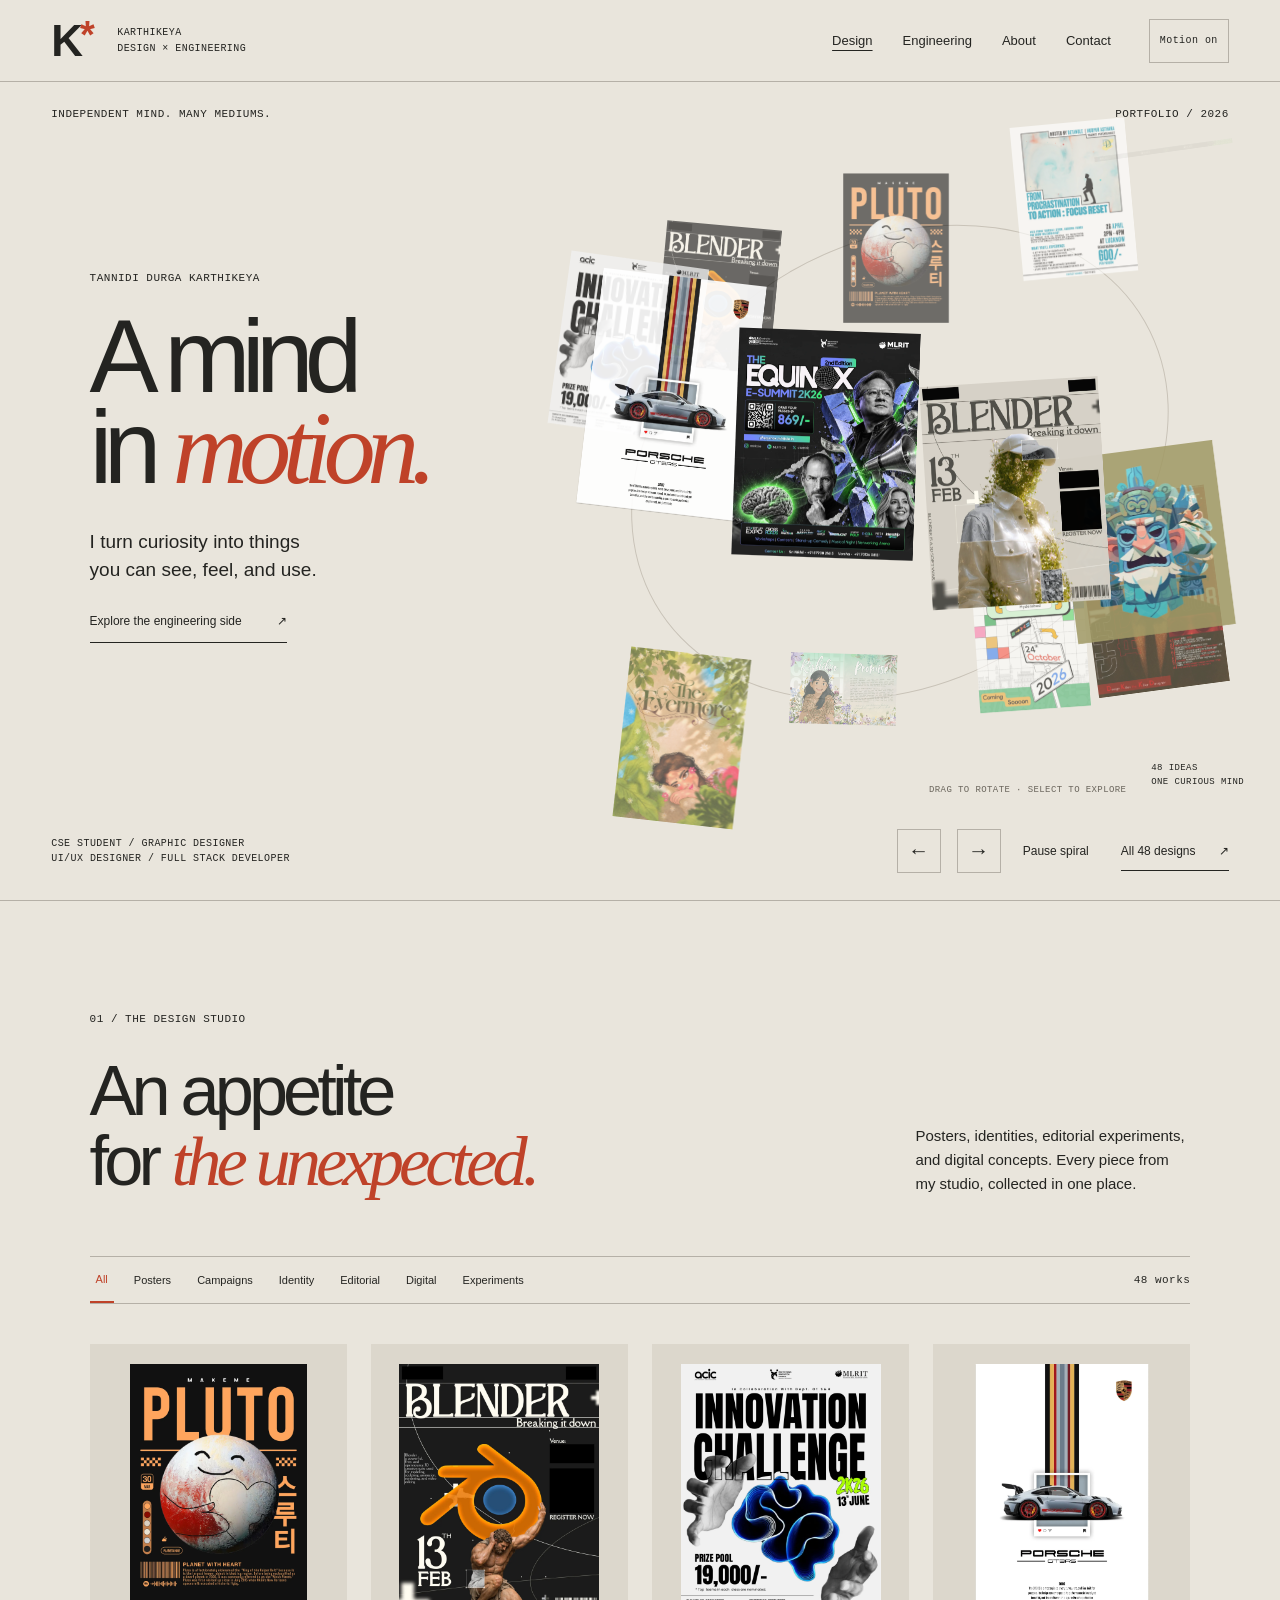
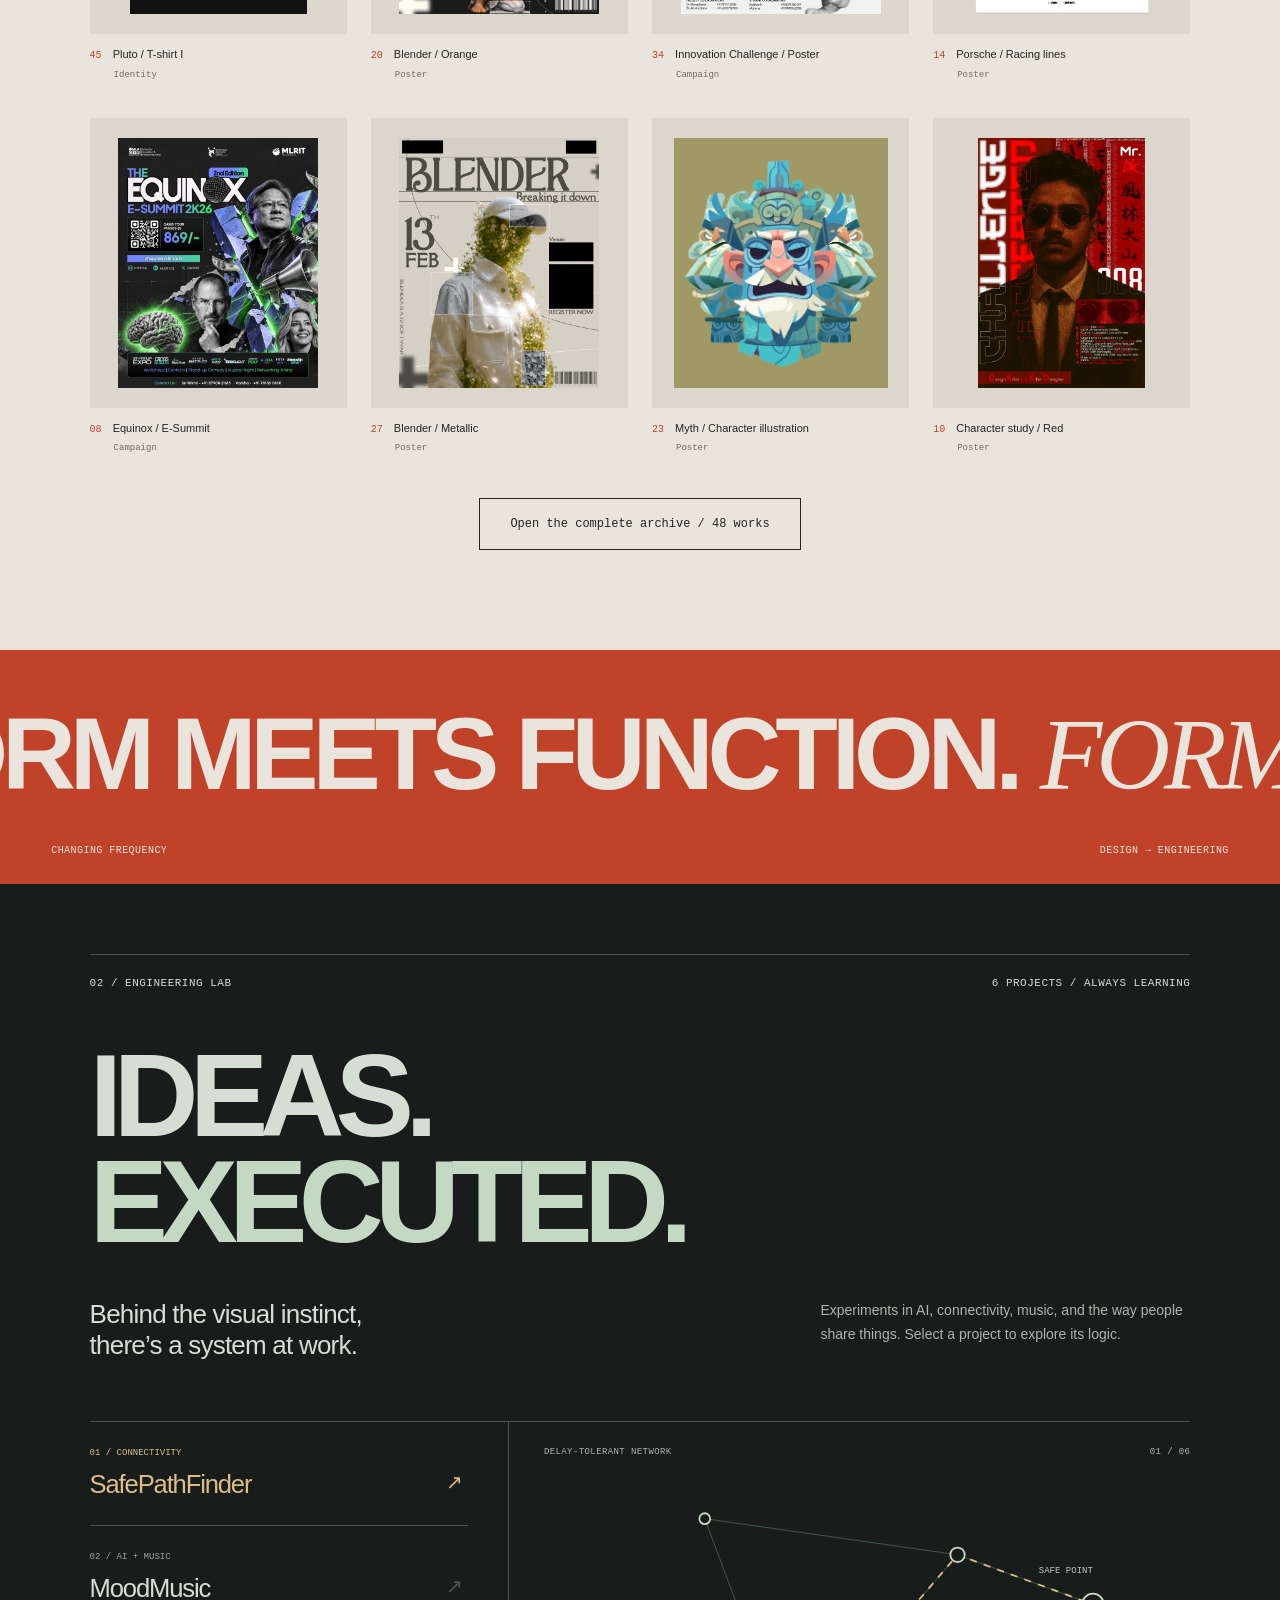
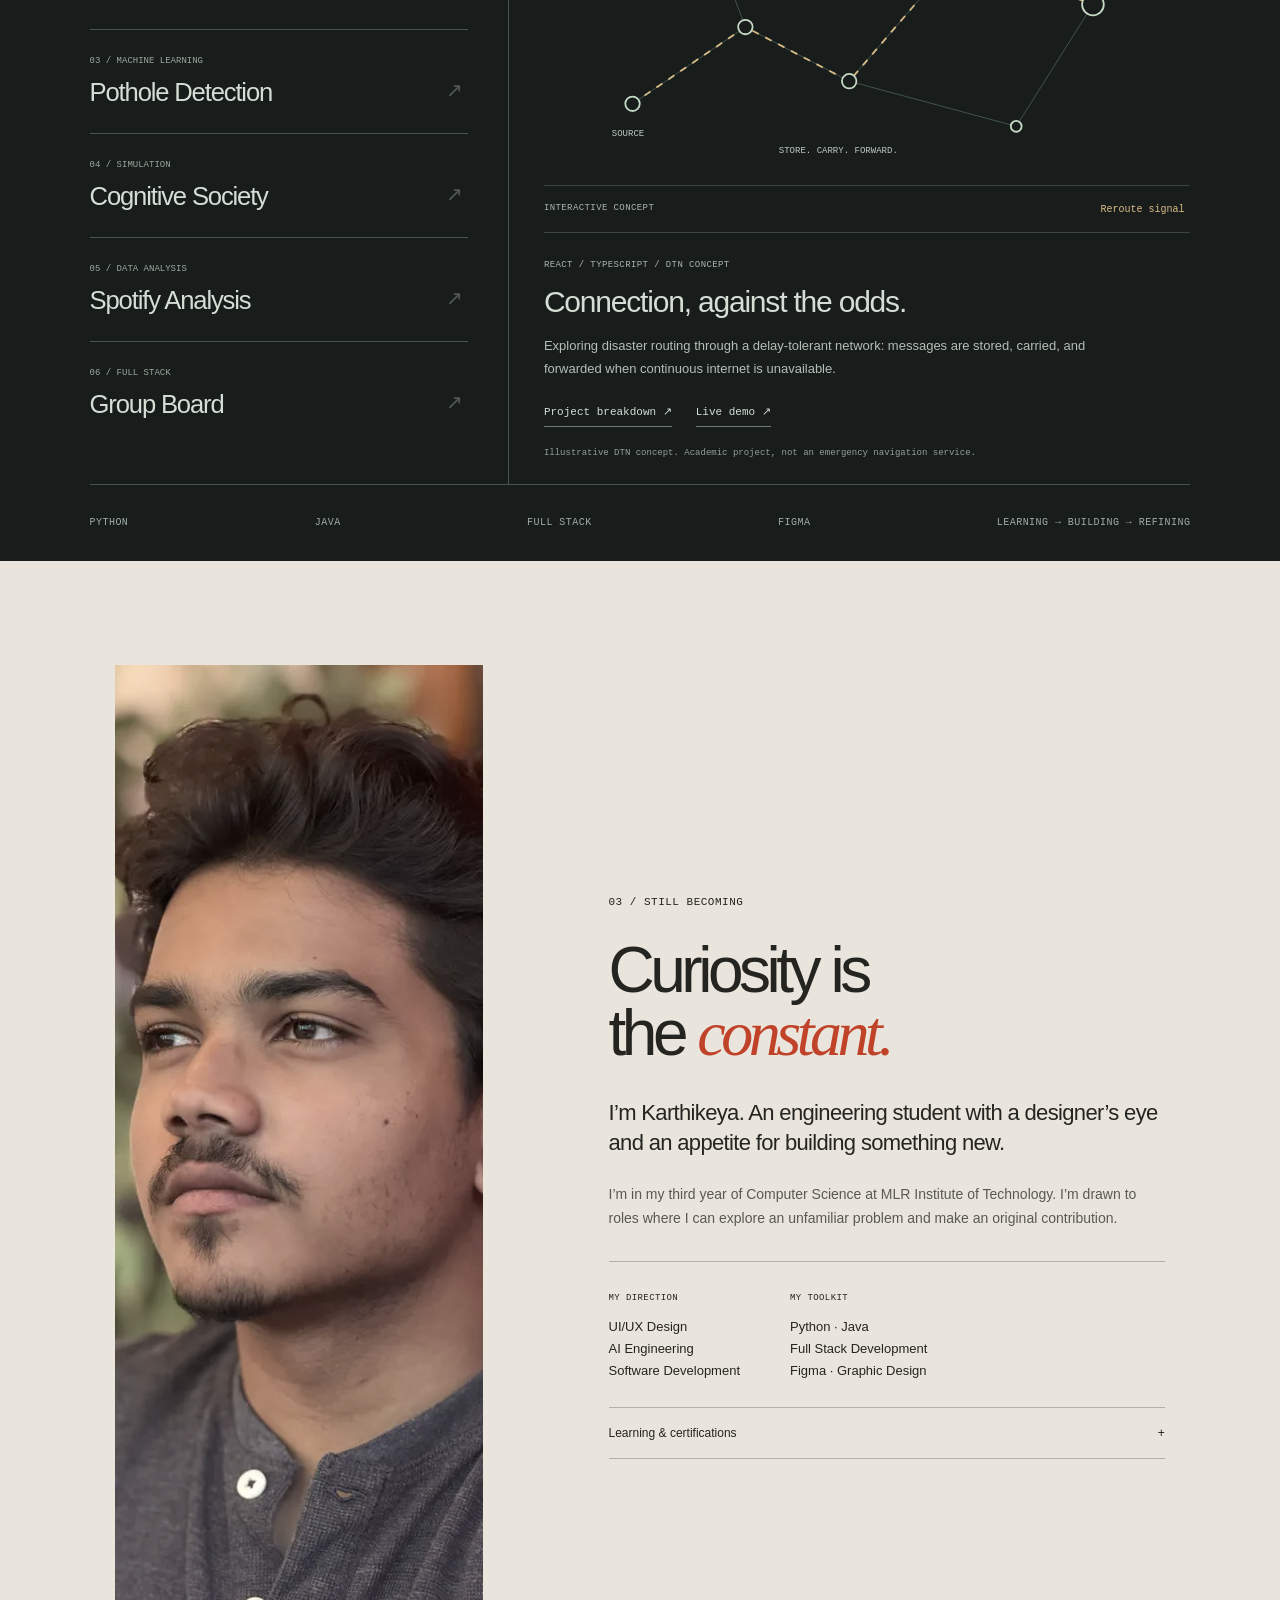
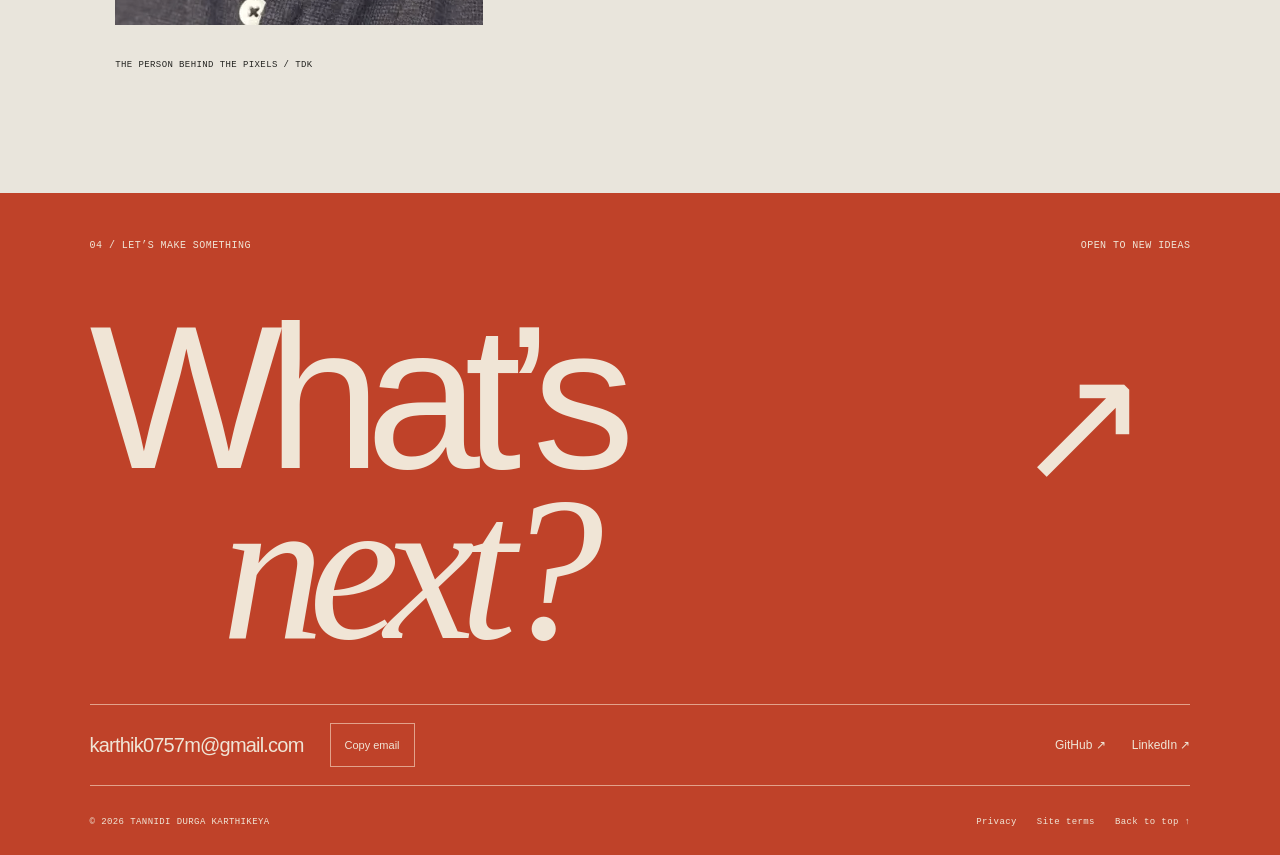
<file: index.html>
<!doctype html>
<html lang="en"><head><meta charset="utf-8"><meta name="viewport" content="width=device-width,initial-scale=1"><meta name="theme-color" content="#e9e5dc"><title>Karthikeya / A mind in motion</title><meta name="description" content="48 graphic design explorations. Six engineering projects. The creative and technical worlds of Tannidi Durga Karthikeya, CSE student at MLR Institute of Technology."><link rel="canonical" href="https://karthik0757m.github.io/karthikeya-portfolio/"><meta property="og:title" content="Karthikeya / Design × Engineering"><meta property="og:description" content="A mind in motion. Explore my design universe and engineering experiments."><meta property="og:image" content="https://karthik0757m.github.io/karthikeya-portfolio/social-cover.jpg"><link rel="icon" href="favicon.svg"><link rel="stylesheet" href="experience.css"><script defer src="designs.js"></script><script defer src="experience.js"></script></head>
<body><a class="skip" href="#main">Skip to content</a>
<div class="loader" id="loader" hidden aria-label="Opening the portfolio"><div class="loader-top mono"><span>TDK / DESIGN × ENGINEERING</span><button id="skip-intro" type="button">Skip intro</button></div><div class="loader-word" aria-hidden="true"><span>THINK.</span><span>MAKE.</span><span>MOVE.</span></div><div class="loader-bottom mono"><span>Opening the studio</span><span id="load-count">01 / 03</span></div><div class="load-line"></div></div>
<header class="site-header"><a class="wordmark" href="#top" aria-label="Karthikeya home">K<span>*</span></a><span class="header-title mono">KARTHIKEYA<br>DESIGN × ENGINEERING</span><nav aria-label="Main navigation"><a href="#design">Design</a><a href="#work">Engineering</a><a href="#about">About</a><a href="#contact">Contact</a></nav><button id="motion-toggle" class="mono" type="button" aria-pressed="true">Motion on</button></header><div class="reading-progress" aria-hidden="true"></div>
<main id="main"><section id="top" class="hero"><div class="hero-top mono"><span>INDEPENDENT MIND. MANY MEDIUMS.</span><span>PORTFOLIO / 2026</span></div><div class="hero-copy"><p class="eyebrow">TANNIDI DURGA KARTHIKEYA</p><h1>A mind<br>in <em>motion.</em></h1><p class="intro">I turn curiosity into things<br>you can see, feel, and use.</p><a class="under-link" href="#work">Explore the engineering side <span>↗</span></a></div>
<div id="design" class="spiral" role="region" aria-label="Rotating design collection. Drag horizontally to explore, or use previous and next controls."><div class="orbit-guide" aria-hidden="true"></div><div class="spiral-cards" id="spiral-cards"></div><div class="orbit-label mono" aria-hidden="true">48 IDEAS<br>ONE CURIOUS MIND</div></div>
<div class="hero-bottom"><p class="mono">CSE STUDENT / GRAPHIC DESIGNER<br>UI/UX DESIGNER / FULL STACK DEVELOPER</p><div class="spiral-controls"><button type="button" id="previous-art" aria-label="Rotate to previous design">←</button><button type="button" id="next-art" aria-label="Rotate to next design">→</button><button type="button" id="pause-orbit" aria-pressed="false">Pause spiral</button><a href="#design-archive" id="archive-link">All 48 designs <span>↗</span></a></div></div><p class="drag-hint mono">DRAG TO ROTATE · SELECT TO EXPLORE</p></section>
<section class="design-archive" id="design-archive" aria-labelledby="archive-heading"><div class="archive-head"><div><p class="eyebrow">01 / THE DESIGN STUDIO</p><h2 id="archive-heading">An appetite<br>for <em>the unexpected.</em></h2></div><p>Posters, identities, editorial experiments, and digital concepts. Every piece from my studio, collected in one place.</p></div><div class="archive-toolbar"><div class="filters" role="group" aria-label="Filter artwork"><button data-filter="All" aria-pressed="true">All</button><button data-filter="Poster" aria-pressed="false">Posters</button><button data-filter="Campaign" aria-pressed="false">Campaigns</button><button data-filter="Identity" aria-pressed="false">Identity</button><button data-filter="Editorial" aria-pressed="false">Editorial</button><button data-filter="Digital" aria-pressed="false">Digital</button><button data-filter="Experiment" aria-pressed="false">Experiments</button></div><span id="archive-count" class="mono" aria-live="polite">48 works</span></div><div class="archive-grid"><a class="archive-art" href="design-01.webp" data-design="0" data-category="Campaign"><div><img src="design-01.webp" alt="Innovation Challenge / Banner" width="1600" height="800" loading="lazy" decoding="async"></div><span><b>01</b> Innovation Challenge / Banner</span><small>Campaign</small></a><a class="archive-art" href="design-02.webp" data-design="1" data-category="Identity"><div><img src="design-02.webp" alt="Pluto / Wordmark" width="1457" height="552" loading="lazy" decoding="async"></div><span><b>02</b> Pluto / Wordmark</span><small>Identity</small></a><a class="archive-art" href="design-03.webp" data-design="2" data-category="Editorial"><div><img src="design-03.webp" alt="Kalki / Editorial collage" width="1600" height="1067" loading="lazy" decoding="async"></div><span><b>03</b> Kalki / Editorial collage</span><small>Editorial</small></a><a class="archive-art" href="design-04.webp" data-design="3" data-category="Identity"><div><img src="design-04.webp" alt="Pluto / Hoodie" width="1132" height="1600" loading="lazy" decoding="async"></div><span><b>04</b> Pluto / Hoodie</span><small>Identity</small></a><a class="archive-art" href="design-05.webp" data-design="4" data-category="Editorial"><div><img src="design-05.webp" alt="Hostel &amp; Mess / Proposal" width="1131" height="1600" loading="lazy" decoding="async"></div><span><b>05</b> Hostel &amp; Mess / Proposal</span><small>Editorial</small></a><a class="archive-art" href="design-06.webp" data-design="5" data-category="Editorial"><div><img src="design-06.webp" alt="Netflix / Company study" width="1600" height="900" loading="lazy" decoding="async"></div><span><b>06</b> Netflix / Company study</span><small>Editorial</small></a><a class="archive-art" href="design-07.webp" data-design="6" data-category="Experiment"><div><img src="design-07.webp" alt="Drop / Visual experiment" width="400" height="1600" loading="lazy" decoding="async"></div><span><b>07</b> Drop / Visual experiment</span><small>Experiment</small></a><a class="archive-art" href="design-08.webp" data-design="7" data-category="Campaign"><div><img src="design-08.webp" alt="Equinox / E-Summit" width="1280" height="1600" loading="lazy" decoding="async"></div><span><b>08</b> Equinox / E-Summit</span><small>Campaign</small></a><a class="archive-art" href="design-09.webp" data-design="8" data-category="Editorial"><div><img src="design-09.webp" alt="The Evermore / Cover" width="1131" height="1600" loading="lazy" decoding="async"></div><span><b>09</b> The Evermore / Cover</span><small>Editorial</small></a><a class="archive-art" href="design-10.webp" data-design="9" data-category="Poster"><div><img src="design-10.webp" alt="Character study / Red" width="1067" height="1600" loading="lazy" decoding="async"></div><span><b>10</b> Character study / Red</span><small>Poster</small></a><a class="archive-art" href="design-11.webp" data-design="10" data-category="Poster"><div><img src="design-11.webp" alt="A quiet thought" width="1114" height="1600" loading="lazy" decoding="async"></div><span><b>11</b> A quiet thought</span><small>Poster</small></a><a class="archive-art" href="design-12.webp" data-design="11" data-category="Poster"><div><img src="design-12.webp" alt="The Grinch / Character study" width="1114" height="1600" loading="lazy" decoding="async"></div><span><b>12</b> The Grinch / Character study</span><small>Poster</small></a><a class="archive-art" href="design-13.webp" data-design="12" data-category="Poster"><div><img src="design-13.webp" alt="Eternal War / Cinema" width="1114" height="1600" loading="lazy" decoding="async"></div><span><b>13</b> Eternal War / Cinema</span><small>Poster</small></a><a class="archive-art" href="design-14.webp" data-design="13" data-category="Poster"><div><img src="design-14.webp" alt="Porsche / Racing lines" width="1117" height="1600" loading="lazy" decoding="async"></div><span><b>14</b> Porsche / Racing lines</span><small>Poster</small></a><a class="archive-art" href="design-15.webp" data-design="14" data-category="Identity"><div><img src="design-15.webp" alt="Festival / Symbol study" width="1600" height="542" loading="lazy" decoding="async"></div><span><b>15</b> Festival / Symbol study</span><small>Identity</small></a><a class="archive-art" href="design-16.webp" data-design="15" data-category="Editorial"><div><img src="design-16.webp" alt="CIE / Layout study" width="1600" height="51" loading="lazy" decoding="async"></div><span><b>16</b> CIE / Layout study</span><small>Editorial</small></a><a class="archive-art" href="design-17.webp" data-design="16" data-category="Editorial"><div><img src="design-17.webp" alt="CIE Studio / Brochure" width="905" height="1275" loading="lazy" decoding="async"></div><span><b>17</b> CIE Studio / Brochure</span><small>Editorial</small></a><a class="archive-art" href="design-18.webp" data-design="17" data-category="Identity"><div><img src="design-18.webp" alt="Member / Identity card" width="1004" height="1571" loading="lazy" decoding="async"></div><span><b>18</b> Member / Identity card</span><small>Identity</small></a><a class="archive-art" href="design-19.webp" data-design="18" data-category="Digital"><div><img src="design-19.webp" alt="Group Board / Gallery concept" width="1023" height="732" loading="lazy" decoding="async"></div><span><b>19</b> Group Board / Gallery concept</span><small>Digital</small></a><a class="archive-art" href="design-20.webp" data-design="19" data-category="Poster"><div><img src="design-20.webp" alt="Blender / Orange" width="1280" height="1600" loading="lazy" decoding="async"></div><span><b>20</b> Blender / Orange</span><small>Poster</small></a><a class="archive-art" href="design-21.webp" data-design="20" data-category="Campaign"><div><img src="design-21.webp" alt="DevFest / Save the date" width="1280" height="1600" loading="lazy" decoding="async"></div><span><b>21</b> DevFest / Save the date</span><small>Campaign</small></a><a class="archive-art" href="design-22.webp" data-design="21" data-category="Poster"><div><img src="design-22.webp" alt="Win / Claim your throne" width="1280" height="1600" loading="lazy" decoding="async"></div><span><b>22</b> Win / Claim your throne</span><small>Poster</small></a><a class="archive-art" href="design-23.webp" data-design="22" data-category="Poster"><div><img src="design-23.webp" alt="Myth / Character illustration" width="897" height="1047" loading="lazy" decoding="async"></div><span><b>23</b> Myth / Character illustration</span><small>Poster</small></a><a class="archive-art" href="design-24.webp" data-design="23" data-category="Poster"><div><img src="design-24.webp" alt="Maha Shivratri / Monochrome" width="1280" height="1600" loading="lazy" decoding="async"></div><span><b>24</b> Maha Shivratri / Monochrome</span><small>Poster</small></a><a class="archive-art" href="design-25.webp" data-design="24" data-category="Poster"><div><img src="design-25.webp" alt="Blender / Green" width="1280" height="1600" loading="lazy" decoding="async"></div><span><b>25</b> Blender / Green</span><small>Poster</small></a><a class="archive-art" href="design-26.webp" data-design="25" data-category="Poster"><div><img src="design-26.webp" alt="Blender / Organic" width="1280" height="1600" loading="lazy" decoding="async"></div><span><b>26</b> Blender / Organic</span><small>Poster</small></a><a class="archive-art" href="design-27.webp" data-design="26" data-category="Poster"><div><img src="design-27.webp" alt="Blender / Metallic" width="1280" height="1600" loading="lazy" decoding="async"></div><span><b>27</b> Blender / Metallic</span><small>Poster</small></a><a class="archive-art" href="design-28.webp" data-design="27" data-category="Campaign"><div><img src="design-28.webp" alt="DevFest / Calendar" width="1280" height="1600" loading="lazy" decoding="async"></div><span><b>28</b> DevFest / Calendar</span><small>Campaign</small></a><a class="archive-art" href="design-29.webp" data-design="28" data-category="Poster"><div><img src="design-29.webp" alt="Kanuma / Celebration" width="900" height="1600" loading="lazy" decoding="async"></div><span><b>29</b> Kanuma / Celebration</span><small>Poster</small></a><a class="archive-art" href="design-30.webp" data-design="29" data-category="Identity"><div><img src="design-30.webp" alt="Making Ideas Happen / Light" width="1600" height="400" loading="lazy" decoding="async"></div><span><b>30</b> Making Ideas Happen / Light</span><small>Identity</small></a><a class="archive-art" href="design-31.webp" data-design="30" data-category="Identity"><div><img src="design-31.webp" alt="Making Ideas Happen / Teal" width="1600" height="400" loading="lazy" decoding="async"></div><span><b>31</b> Making Ideas Happen / Teal</span><small>Identity</small></a><a class="archive-art" href="design-32.webp" data-design="31" data-category="Identity"><div><img src="design-32.webp" alt="Making Ideas Happen / Dark" width="1600" height="400" loading="lazy" decoding="async"></div><span><b>32</b> Making Ideas Happen / Dark</span><small>Identity</small></a><a class="archive-art" href="design-33.webp" data-design="32" data-category="Poster"><div><img src="design-33.webp" alt="Maha Shivratri / Night" width="900" height="1600" loading="lazy" decoding="async"></div><span><b>33</b> Maha Shivratri / Night</span><small>Poster</small></a><a class="archive-art" href="design-34.webp" data-design="33" data-category="Campaign"><div><img src="design-34.webp" alt="Innovation Challenge / Poster" width="1280" height="1600" loading="lazy" decoding="async"></div><span><b>34</b> Innovation Challenge / Poster</span><small>Campaign</small></a><a class="archive-art" href="design-35.webp" data-design="34" data-category="Poster"><div><img src="design-35.webp" alt="uTrash / Product study" width="1280" height="1600" loading="lazy" decoding="async"></div><span><b>35</b> uTrash / Product study</span><small>Poster</small></a><a class="archive-art" href="design-36.webp" data-design="35" data-category="Campaign"><div><img src="design-36.webp" alt="DevFest / Main announcement" width="1280" height="1600" loading="lazy" decoding="async"></div><span><b>36</b> DevFest / Main announcement</span><small>Campaign</small></a><a class="archive-art" href="design-37.webp" data-design="36" data-category="Campaign"><div><img src="design-37.webp" alt="Zignasa / Event poster" width="1115" height="1600" loading="lazy" decoding="async"></div><span><b>37</b> Zignasa / Event poster</span><small>Campaign</small></a><a class="archive-art" href="design-38.webp" data-design="37" data-category="Identity"><div><img src="design-38.webp" alt="Codeverse / Ticket" width="1600" height="518" loading="lazy" decoding="async"></div><span><b>38</b> Codeverse / Ticket</span><small>Identity</small></a><a class="archive-art" href="design-39.webp" data-design="38" data-category="Campaign"><div><img src="design-39.webp" alt="Cloud Community Days" width="1600" height="900" loading="lazy" decoding="async"></div><span><b>39</b> Cloud Community Days</span><small>Campaign</small></a><a class="archive-art" href="design-40.webp" data-design="39" data-category="Digital"><div><img src="design-40.webp" alt="MoodMusic / Presentation" width="1600" height="900" loading="lazy" decoding="async"></div><span><b>40</b> MoodMusic / Presentation</span><small>Digital</small></a><a class="archive-art" href="design-41.webp" data-design="40" data-category="Poster"><div><img src="design-41.webp" alt="Smart Cart / Concept" width="1131" height="1600" loading="lazy" decoding="async"></div><span><b>41</b> Smart Cart / Concept</span><small>Poster</small></a><a class="archive-art" href="design-42.webp" data-design="41" data-category="Campaign"><div><img src="design-42.webp" alt="DevFest / Ticket launch" width="1280" height="1600" loading="lazy" decoding="async"></div><span><b>42</b> DevFest / Ticket launch</span><small>Campaign</small></a><a class="archive-art" href="design-43.webp" data-design="42" data-category="Editorial"><div><img src="design-43.webp" alt="Detangle / Brochure front" width="1263" height="893" loading="lazy" decoding="async"></div><span><b>43</b> Detangle / Brochure front</span><small>Editorial</small></a><a class="archive-art" href="design-44.webp" data-design="43" data-category="Editorial"><div><img src="design-44.webp" alt="Detangle / Brochure reverse" width="1263" height="893" loading="lazy" decoding="async"></div><span><b>44</b> Detangle / Brochure reverse</span><small>Editorial</small></a><a class="archive-art" href="design-45.webp" data-design="44" data-category="Identity"><div><img src="design-45.webp" alt="Pluto / T-shirt I" width="1132" height="1600" loading="lazy" decoding="async"></div><span><b>45</b> Pluto / T-shirt I</span><small>Identity</small></a><a class="archive-art" href="design-46.webp" data-design="45" data-category="Identity"><div><img src="design-46.webp" alt="Pluto / T-shirt II" width="1132" height="1600" loading="lazy" decoding="async"></div><span><b>46</b> Pluto / T-shirt II</span><small>Identity</small></a><a class="archive-art" href="design-47.webp" data-design="46" data-category="Campaign"><div><img src="design-47.webp" alt="Workshop Carnival" width="1200" height="1600" loading="lazy" decoding="async"></div><span><b>47</b> Workshop Carnival</span><small>Campaign</small></a><a class="archive-art" href="design-48.webp" data-design="47" data-category="Poster"><div><img src="design-48.webp" alt="Focus Reset / Workshop" width="1200" height="1600" loading="lazy" decoding="async"></div><span><b>48</b> Focus Reset / Workshop</span><small>Poster</small></a></div><button class="archive-expand" id="archive-expand" hidden>Open the complete archive / 48 works</button></section>
<div class="chapter-cut" aria-hidden="true"><div class="cut-track">FORM MEETS FUNCTION. <span>FORM MEETS FUNCTION.</span> FORM MEETS FUNCTION.</div><div class="cut-note mono"><span>CHANGING FREQUENCY</span><span>DESIGN → ENGINEERING</span></div></div>
<section class="engineering" id="work" aria-labelledby="engineering-heading"><div class="tech-heading"><p class="mono">02 / ENGINEERING LAB</p><span class="mono">6 PROJECTS / ALWAYS LEARNING</span></div><h2 id="engineering-heading" class="glitch" data-text="IDEAS. EXECUTED.">IDEAS.<br><span>EXECUTED.</span></h2><div class="engineering-intro"><p>Behind the visual instinct,<br>there’s a system at work.</p><p>Experiments in AI, connectivity, music, and the way people share things. Select a project to explore its logic.</p></div>
<div class="lab"><div class="project-selector" role="group" aria-label="Choose an engineering project"><button data-project="0" aria-pressed="true"><small>01 / CONNECTIVITY</small><span>SafePathFinder</span><b>↗</b></button><button data-project="1" aria-pressed="false"><small>02 / AI + MUSIC</small><span>MoodMusic</span><b>↗</b></button><button data-project="2" aria-pressed="false"><small>03 / MACHINE LEARNING</small><span>Pothole Detection</span><b>↗</b></button><button data-project="3" aria-pressed="false"><small>04 / SIMULATION</small><span>Cognitive Society</span><b>↗</b></button><button data-project="4" aria-pressed="false"><small>05 / DATA ANALYSIS</small><span>Spotify Analysis</span><b>↗</b></button><button data-project="5" aria-pressed="false"><small>06 / FULL STACK</small><span>Group Board</span><b>↗</b></button></div>
<div class="project-display" id="project-display"><div class="display-meta mono"><span id="display-type">DELAY-TOLERANT NETWORK</span><span id="display-number">01 / 06</span></div><div class="demo-visual" id="demo-visual"><svg viewBox="0 0 640 360" role="img" aria-label="Illustrative relay network"><g class="network-paths"><path d="M60 270L185 185 300 245 420 105 570 160M185 185L140 65 420 105M300 245L485 295 570 160"/></g><path class="signal-route" d="M60 270L185 185 300 245 420 105 570 160"/><g class="network-nodes"><circle cx="60" cy="270" r="8"/><circle cx="185" cy="185" r="8"/><circle cx="300" cy="245" r="8"/><circle cx="420" cy="105" r="8"/><circle cx="570" cy="160" r="12"/><circle cx="140" cy="65" r="6"/><circle cx="485" cy="295" r="6"/></g><g class="diagram-labels"><text x="37" y="306">SOURCE</text><text x="510" y="125">SAFE POINT</text><text x="222" y="325">STORE. CARRY. FORWARD.</text></g></svg></div><div class="demo-tools" id="demo-tools"><span class="mono">INTERACTIVE CONCEPT</span><button type="button" id="demo-action">Reroute signal</button></div><div class="project-details" aria-live="polite"><p class="mono" id="project-stack">REACT / TYPESCRIPT / DTN CONCEPT</p><h3 id="project-title">Connection, against the odds.</h3><p id="project-description">Exploring disaster routing through a delay-tolerant network: messages are stored, carried, and forwarded when continuous internet is unavailable.</p><div class="project-ctas"><a id="project-case" href="safepathfinder.html">Project breakdown ↗</a><a id="project-external" href="https://safepathfinder.vercel.app/" target="_blank" rel="noopener noreferrer">Live demo ↗</a></div><p class="demo-note" id="demo-note">Illustrative DTN concept. Academic project, not an emergency navigation service.</p></div></div></div>
<div class="tech-footer mono"><span>PYTHON</span><span>JAVA</span><span>FULL STACK</span><span>FIGMA</span><span>LEARNING → BUILDING → REFINING</span></div></section>
<section class="about" id="about"><div class="about-portrait"><img src="portrait-small.webp" alt="Tannidi Durga Karthikeya" width="720" height="960" loading="lazy"><span class="mono">THE PERSON BEHIND THE PIXELS / TDK</span></div><div class="about-copy"><p class="eyebrow">03 / STILL BECOMING</p><h2>Curiosity is<br>the <em>constant.</em></h2><p class="about-lead">I’m Karthikeya. An engineering student with a designer’s eye and an appetite for building something new.</p><p>I’m in my third year of Computer Science at MLR Institute of Technology. I’m drawn to roles where I can explore an unfamiliar problem and make an original contribution.</p><div class="about-facts"><div><span class="mono">MY DIRECTION</span><p>UI/UX Design<br>AI Engineering<br>Software Development</p></div><div><span class="mono">MY TOOLKIT</span><p>Python · Java<br>Full Stack Development<br>Figma · Graphic Design</p></div></div><details><summary>Learning & certifications <span>+</span></summary><p>Cloud Computing / NPTEL<br>Product Management Fundamentals / The Product Folks<br>Python and Java certifications</p></details></div></section>
<footer id="contact"><div class="contact-meta mono"><span>04 / LET’S MAKE SOMETHING</span><span>OPEN TO NEW IDEAS</span></div><a class="contact-title" href="mailto:karthik0757m@gmail.com">What’s<br><em>next?</em><span aria-hidden="true">↗</span></a><div class="contact-row"><a href="mailto:karthik0757m@gmail.com">karthik0757m@gmail.com</a><button id="copy-email" aria-live="polite">Copy email</button><a href="https://github.com/karthik0757m" target="_blank" rel="noopener noreferrer">GitHub ↗</a><a href="https://www.linkedin.com/in/karthik-undefined-1a972a314" target="_blank" rel="noopener noreferrer">LinkedIn ↗</a></div><div class="footer-bottom mono"><span>© 2026 TANNIDI DURGA KARTHIKEYA</span><div><a href="privacy.html">Privacy</a><a href="terms.html">Site terms</a><a href="#top">Back to top ↑</a></div></div></footer></main>
<dialog id="art-viewer" aria-label="Artwork viewer"><div class="viewer-top"><div><span class="mono" id="viewer-category"></span><h2 id="viewer-title"></h2></div><button type="button" id="close-viewer" autofocus>Close ×</button></div><div class="viewer-image"><img id="viewer-image" alt=""></div><div class="viewer-bottom"><button type="button" id="viewer-prev">← Previous</button><span id="viewer-count" class="mono" aria-live="polite"></span><button type="button" id="viewer-next">Next →</button></div></dialog>
</body></html>
</file>
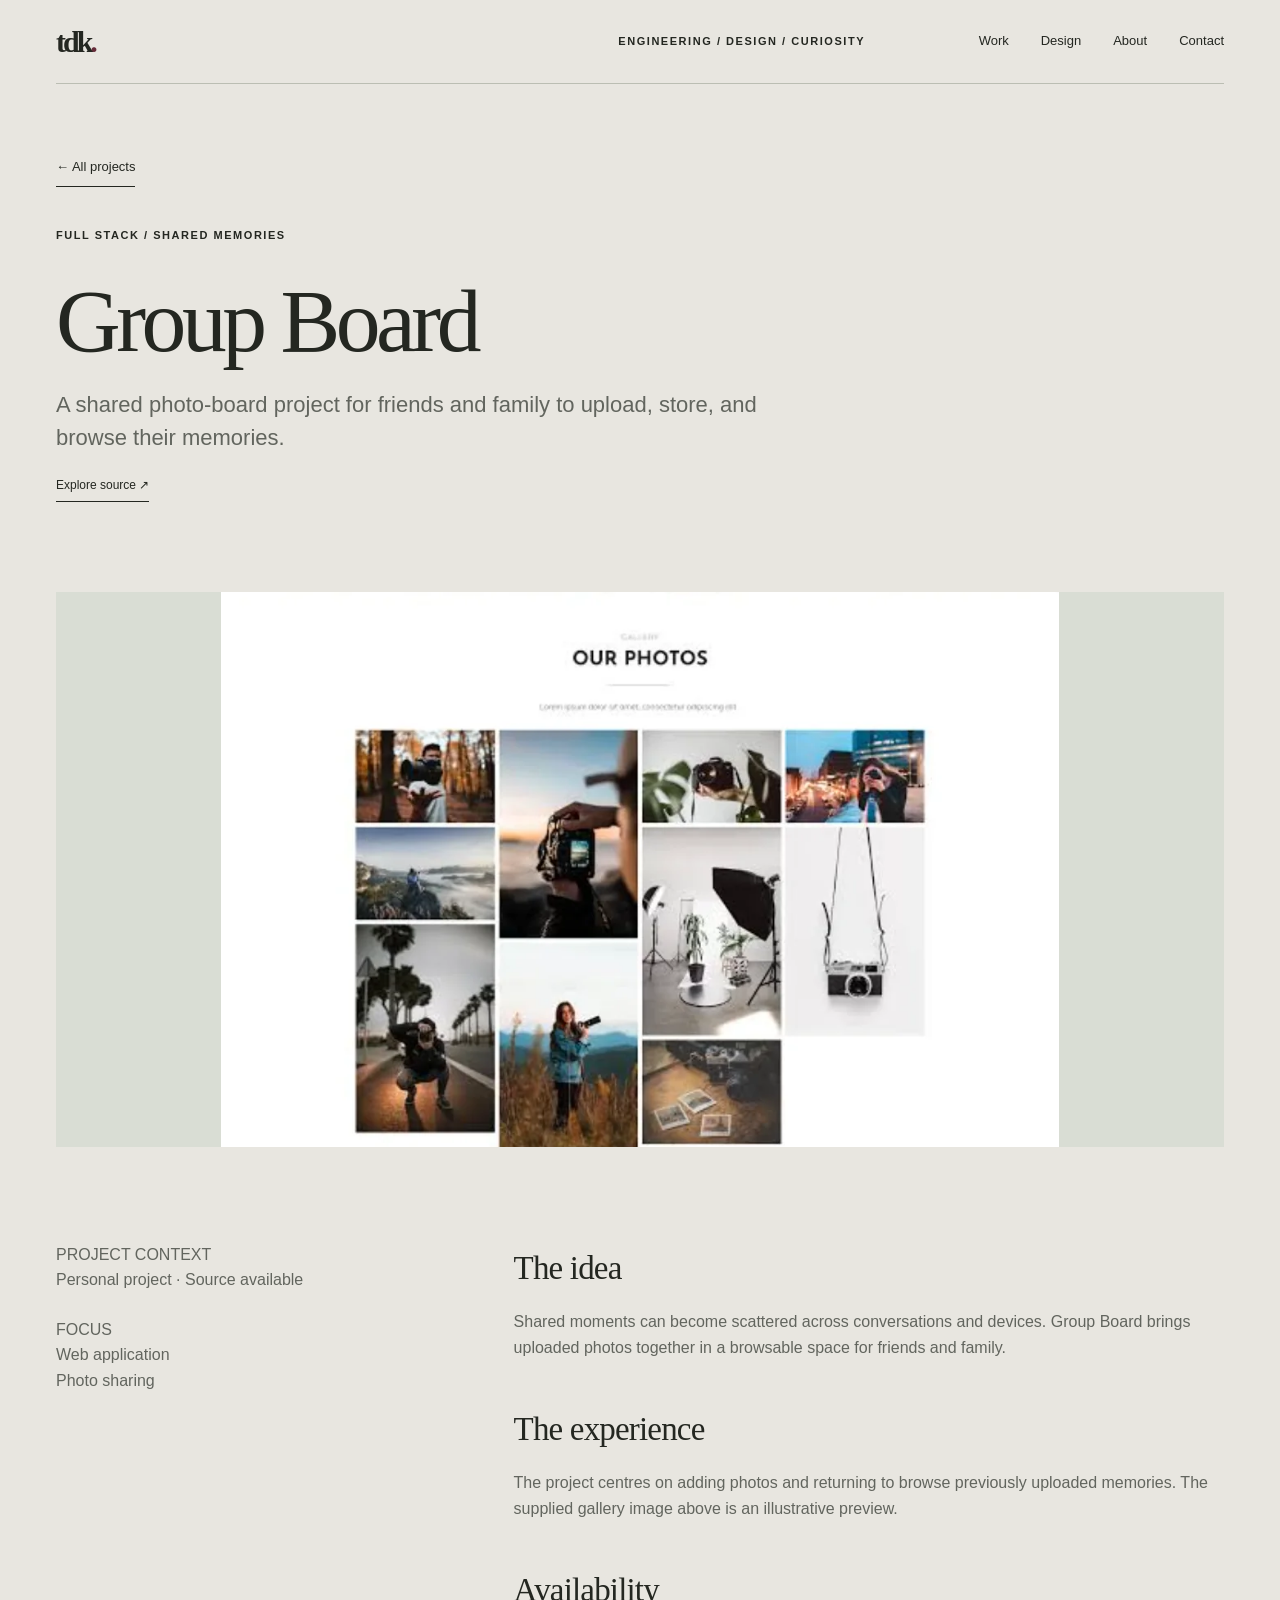
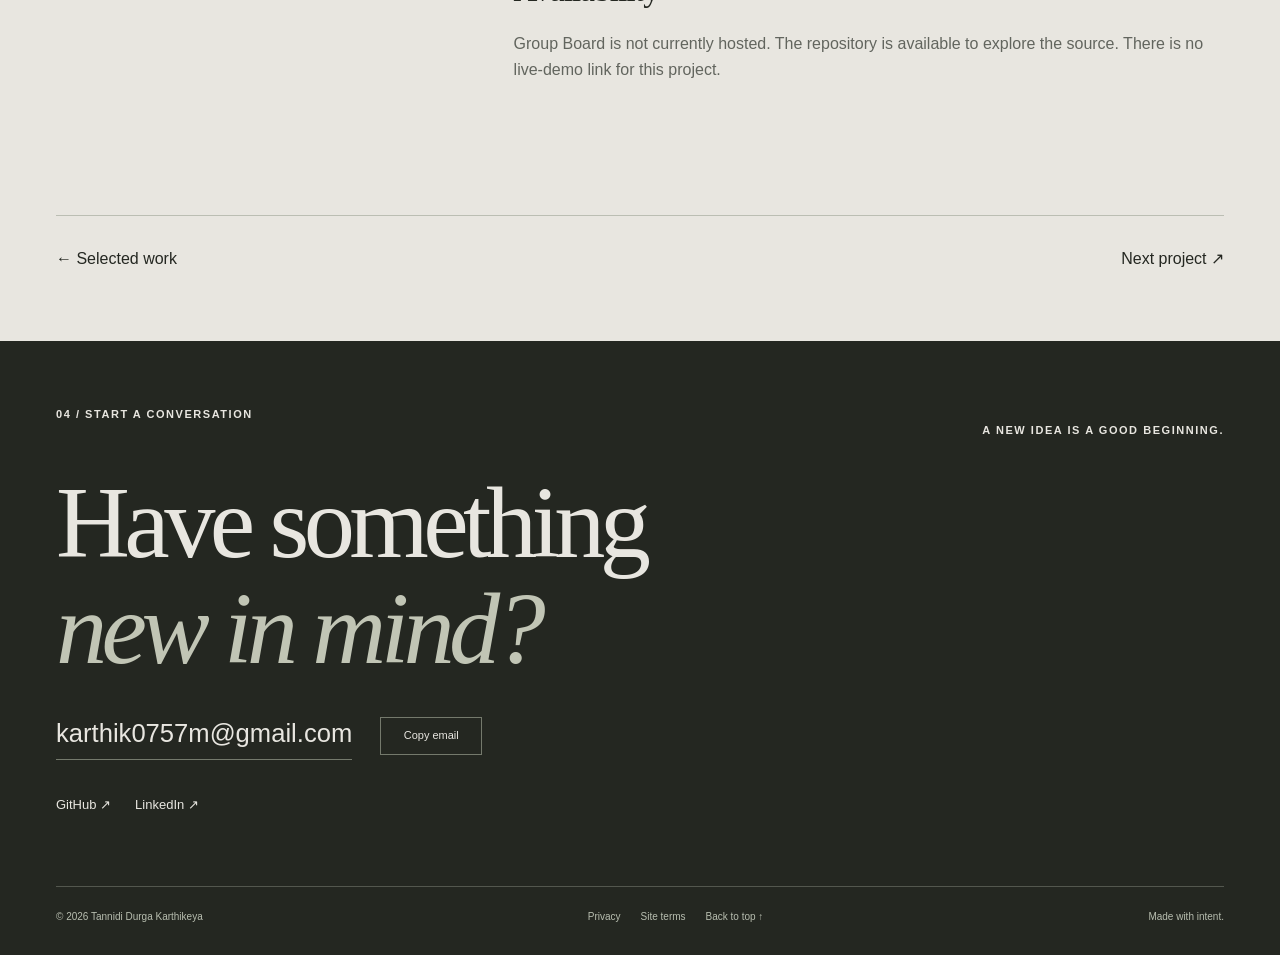
<file: group-board.html>
<!doctype html><html lang="en"><head><meta charset="utf-8"><meta name="viewport" content="width=device-width,initial-scale=1"><meta name="theme-color" content="#e8e6e0"><title>Group Board | Tannidi Durga Karthikeya</title><meta name="description" content="A shared photo-board project for friends and family to upload, store, and browse their memories."><meta property="og:title" content="Group Board | Tannidi Durga Karthikeya"><meta property="og:description" content="A shared photo-board project for friends and family to upload, store, and browse their memories."><meta property="og:type" content="website"><meta property="og:image" content="https://karthik0757m.github.io/karthikeya-portfolio/social-cover.jpg"><link rel="icon" href="favicon.svg" type="image/svg+xml"><link rel="stylesheet" href="style.css"><script defer src="app.js"></script><link rel="canonical" href="https://karthik0757m.github.io/karthikeya-portfolio/group-board.html"><meta property="og:url" content="https://karthik0757m.github.io/karthikeya-portfolio/group-board.html"></head><body><a class="skip" href="#main">Skip to content</a><header class="header wrap"><a class="brand" href="./" aria-label="Karthikeya home">tdk<span>.</span></a><p class="edition eyebrow">Engineering / Design / Curiosity</p><nav aria-label="Main navigation"><a href="./#work">Work</a><a href="./#design">Design</a><a href="./#about">About</a><a href="./#contact">Contact</a></nav></header><main id="main" class="wrap"><div id="top"></div><section class="case-hero"><a class="text-link" href="./#work">← All projects</a><p class="eyebrow" style="margin-top:40px">Full stack / Shared memories</p><h1>Group Board</h1><p class="lead">A shared photo-board project for friends and family to upload, store, and browse their memories.</p><div class="project-links"><a href="https://github.com/karthik0757m/group-board" target="_blank" rel="noopener noreferrer">Explore source ↗</a></div><div class="case-cover"><div class="case-cover"><img src="group-board.webp" alt="Illustrative photo gallery preview for Group Board" loading="lazy" width="1023" height="732"></div></div></section><div class="case-content"><aside><p>PROJECT CONTEXT<br>Personal project · Source available</p><p>FOCUS<br>Web application<br>Photo sharing</p></aside><div><section><h2>The idea</h2><p>Shared moments can become scattered across conversations and devices. Group Board brings uploaded photos together in a browsable space for friends and family.</p></section><section><h2>The experience</h2><p>The project centres on adding photos and returning to browse previously uploaded memories. The supplied gallery image above is an illustrative preview.</p></section><section><h2>Availability</h2><p>Group Board is not currently hosted. The repository is available to explore the source. There is no live-demo link for this project.</p></section></div></div><div class="next-project"><a href="./#work">← Selected work</a><a href="safepathfinder.html">Next project ↗</a></div></main><footer class="contact" id="contact"><div class="wrap"><div class="contact-top"><p class="eyebrow">04 / Start a conversation</p><p class="eyebrow">A new idea is a good beginning.</p></div><h2>Have something<br><em>new in mind?</em></h2><div class="contact-actions"><a href="mailto:karthik0757m@gmail.com">karthik0757m@gmail.com</a><button class="copy-email" type="button" aria-live="polite">Copy email</button></div><div class="socials"><a href="https://github.com/karthik0757m" target="_blank" rel="noopener noreferrer">GitHub ↗</a><a href="https://www.linkedin.com/in/karthik-undefined-1a972a314" target="_blank" rel="noopener noreferrer">LinkedIn ↗</a></div><div class="footer"><span>© 2026 Tannidi Durga Karthikeya</span><div><a href="privacy.html">Privacy</a><a href="terms.html">Site terms</a><a href="#top">Back to top ↑</a></div><span>Made with intent.</span></div></div></footer></body></html>
</file>
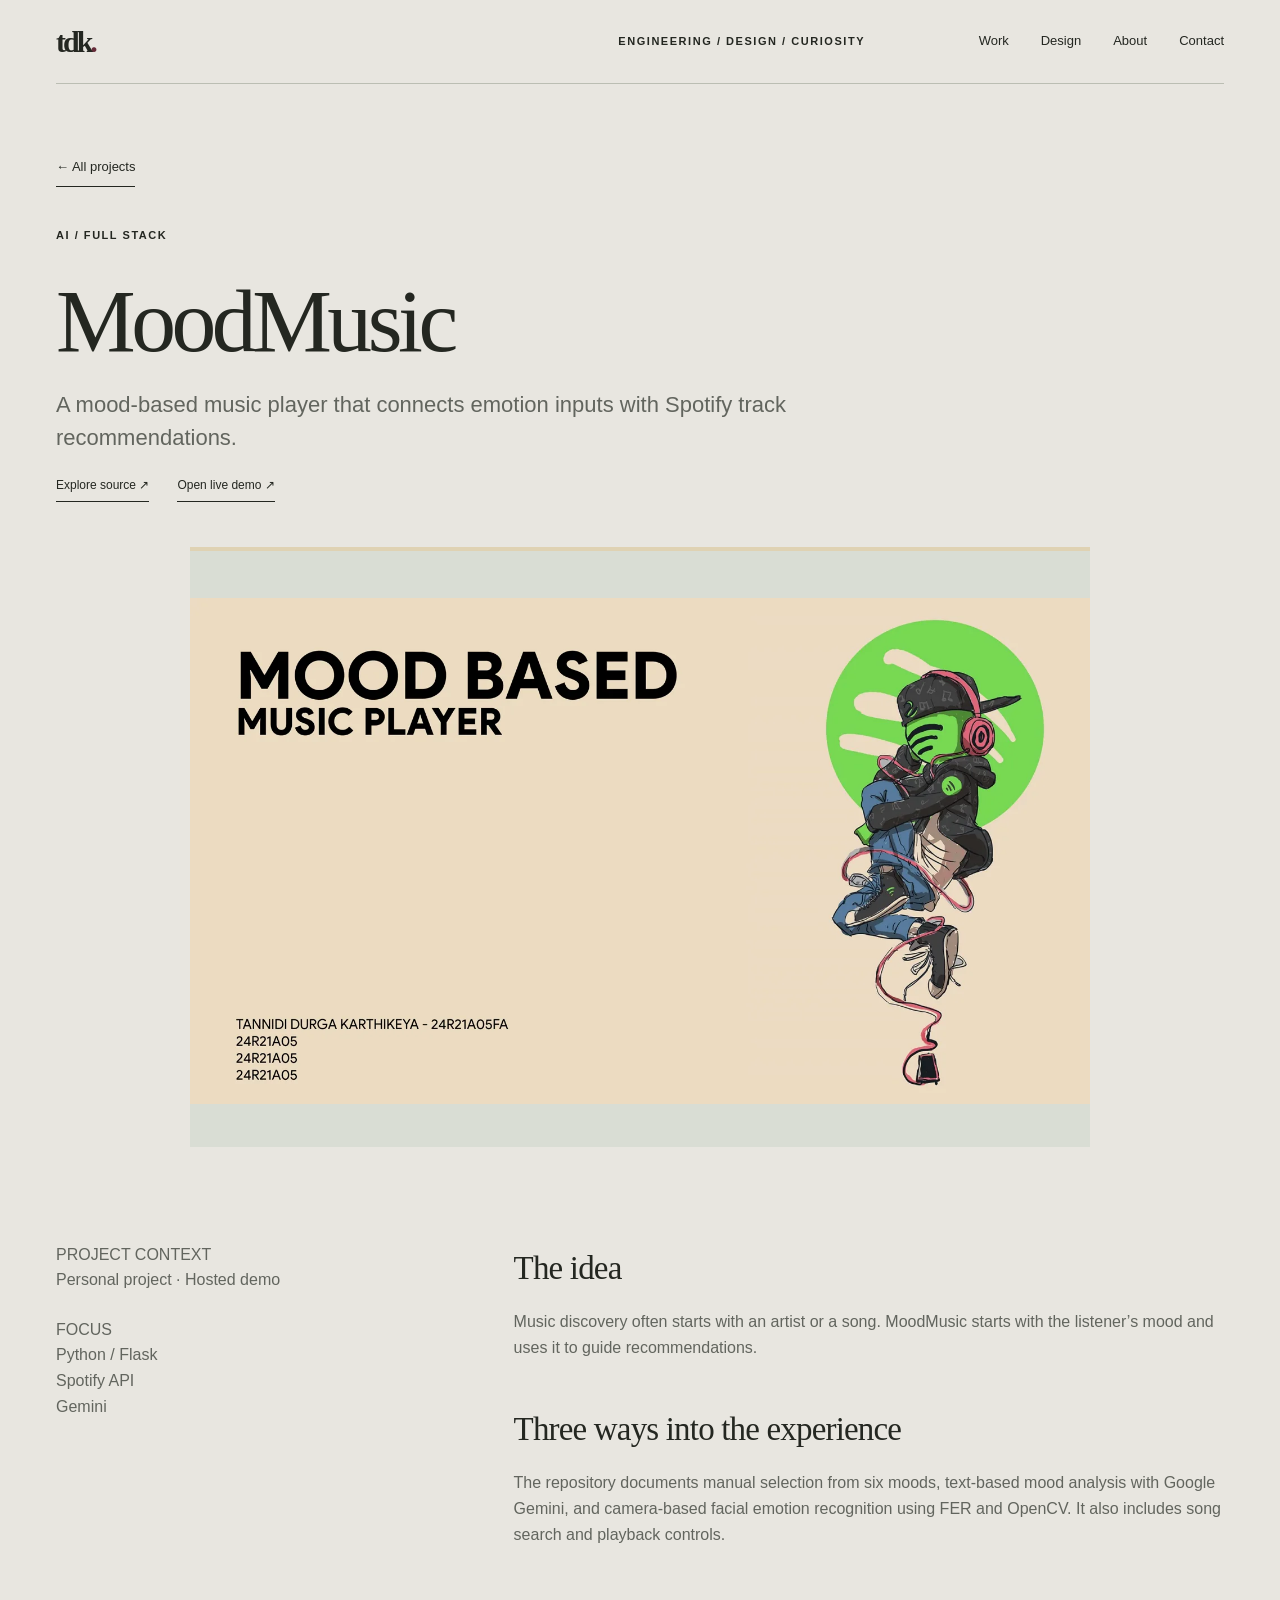
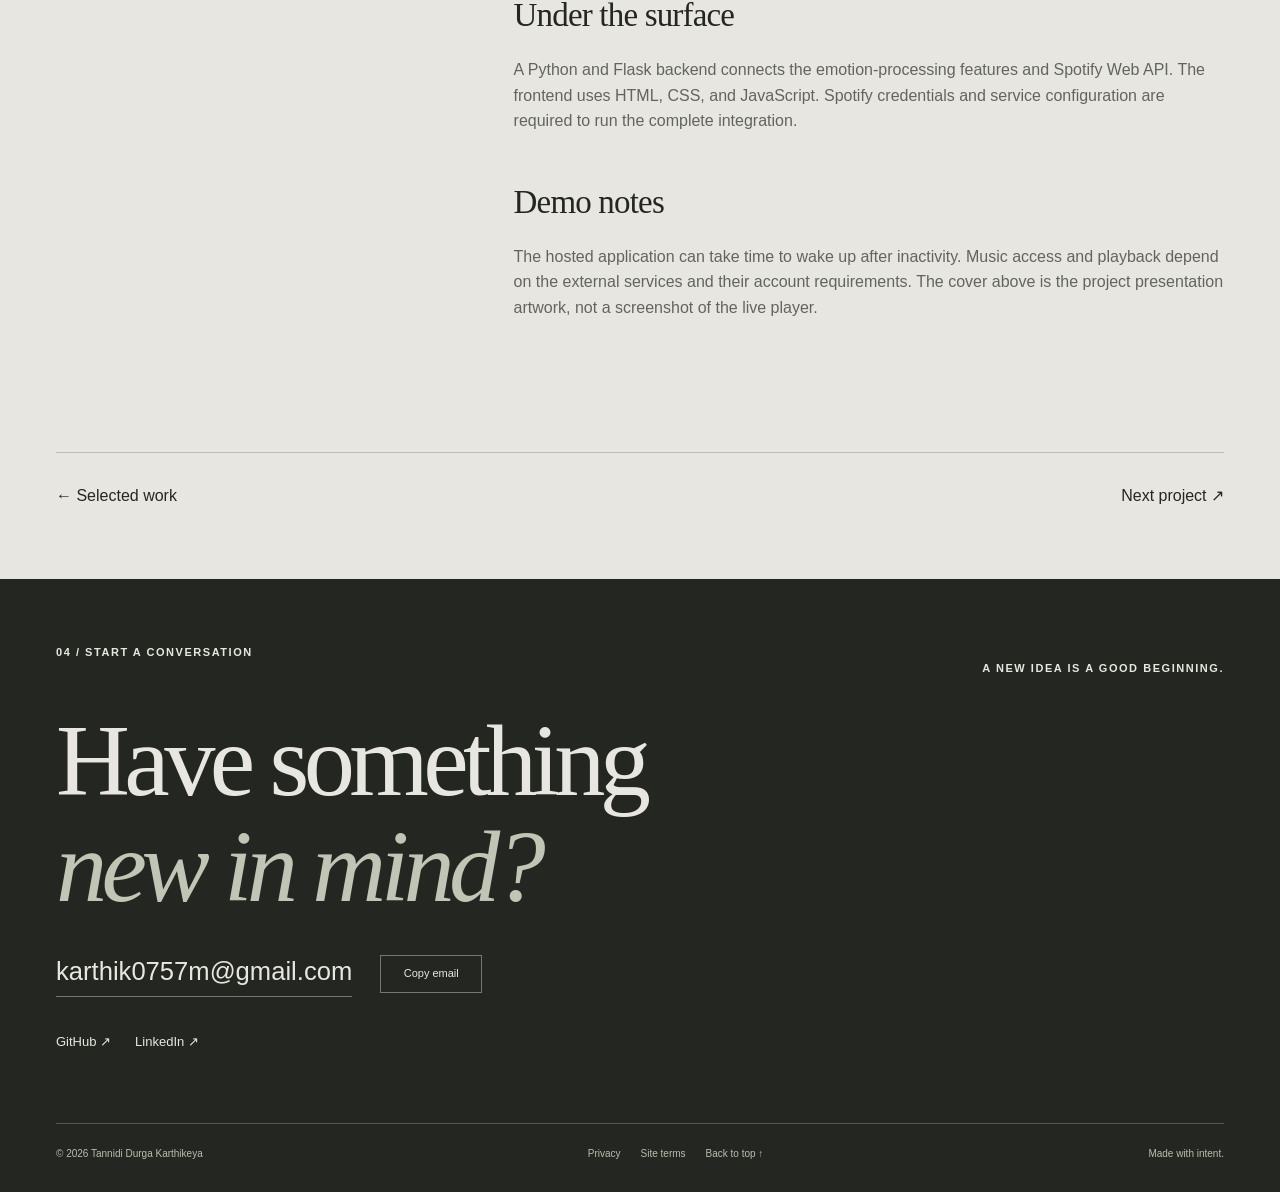
<file: moodmusic.html>
<!doctype html><html lang="en"><head><meta charset="utf-8"><meta name="viewport" content="width=device-width,initial-scale=1"><meta name="theme-color" content="#e8e6e0"><title>MoodMusic | Tannidi Durga Karthikeya</title><meta name="description" content="A mood-based music player that connects emotion inputs with Spotify track recommendations."><meta property="og:title" content="MoodMusic | Tannidi Durga Karthikeya"><meta property="og:description" content="A mood-based music player that connects emotion inputs with Spotify track recommendations."><meta property="og:type" content="website"><meta property="og:image" content="https://karthik0757m.github.io/karthikeya-portfolio/social-cover.jpg"><link rel="icon" href="favicon.svg" type="image/svg+xml"><link rel="stylesheet" href="style.css"><script defer src="app.js"></script><link rel="canonical" href="https://karthik0757m.github.io/karthikeya-portfolio/moodmusic.html"><meta property="og:url" content="https://karthik0757m.github.io/karthikeya-portfolio/moodmusic.html"></head><body><a class="skip" href="#main">Skip to content</a><header class="header wrap"><a class="brand" href="./" aria-label="Karthikeya home">tdk<span>.</span></a><p class="edition eyebrow">Engineering / Design / Curiosity</p><nav aria-label="Main navigation"><a href="./#work">Work</a><a href="./#design">Design</a><a href="./#about">About</a><a href="./#contact">Contact</a></nav></header><main id="main" class="wrap"><div id="top"></div><section class="case-hero"><a class="text-link" href="./#work">← All projects</a><p class="eyebrow" style="margin-top:40px">AI / Full stack</p><h1>MoodMusic</h1><p class="lead">A mood-based music player that connects emotion inputs with Spotify track recommendations.</p><div class="project-links"><a href="https://github.com/karthik0757m/moodmusic" target="_blank" rel="noopener noreferrer">Explore source ↗</a><a href="https://moodmusic-bblm.onrender.com/" target="_blank" rel="noopener noreferrer">Open live demo ↗</a></div><div class="case-cover"><div class="project-visual mood"><img src="moodmusic.webp" alt="Mood Based Music Player project presentation with illustrated music character" loading="lazy" width="1600" height="900"></div></div></section><div class="case-content"><aside><p>PROJECT CONTEXT<br>Personal project · Hosted demo</p><p>FOCUS<br>Python / Flask<br>Spotify API<br>Gemini</p></aside><div><section><h2>The idea</h2><p>Music discovery often starts with an artist or a song. MoodMusic starts with the listener’s mood and uses it to guide recommendations.</p></section><section><h2>Three ways into the experience</h2><p>The repository documents manual selection from six moods, text-based mood analysis with Google Gemini, and camera-based facial emotion recognition using FER and OpenCV. It also includes song search and playback controls.</p></section><section><h2>Under the surface</h2><p>A Python and Flask backend connects the emotion-processing features and Spotify Web API. The frontend uses HTML, CSS, and JavaScript. Spotify credentials and service configuration are required to run the complete integration.</p></section><section><h2>Demo notes</h2><p>The hosted application can take time to wake up after inactivity. Music access and playback depend on the external services and their account requirements. The cover above is the project presentation artwork, not a screenshot of the live player.</p></section></div></div><div class="next-project"><a href="./#work">← Selected work</a><a href="pothole-detection.html">Next project ↗</a></div></main><footer class="contact" id="contact"><div class="wrap"><div class="contact-top"><p class="eyebrow">04 / Start a conversation</p><p class="eyebrow">A new idea is a good beginning.</p></div><h2>Have something<br><em>new in mind?</em></h2><div class="contact-actions"><a href="mailto:karthik0757m@gmail.com">karthik0757m@gmail.com</a><button class="copy-email" type="button" aria-live="polite">Copy email</button></div><div class="socials"><a href="https://github.com/karthik0757m" target="_blank" rel="noopener noreferrer">GitHub ↗</a><a href="https://www.linkedin.com/in/karthik-undefined-1a972a314" target="_blank" rel="noopener noreferrer">LinkedIn ↗</a></div><div class="footer"><span>© 2026 Tannidi Durga Karthikeya</span><div><a href="privacy.html">Privacy</a><a href="terms.html">Site terms</a><a href="#top">Back to top ↑</a></div><span>Made with intent.</span></div></div></footer></body></html>
</file>
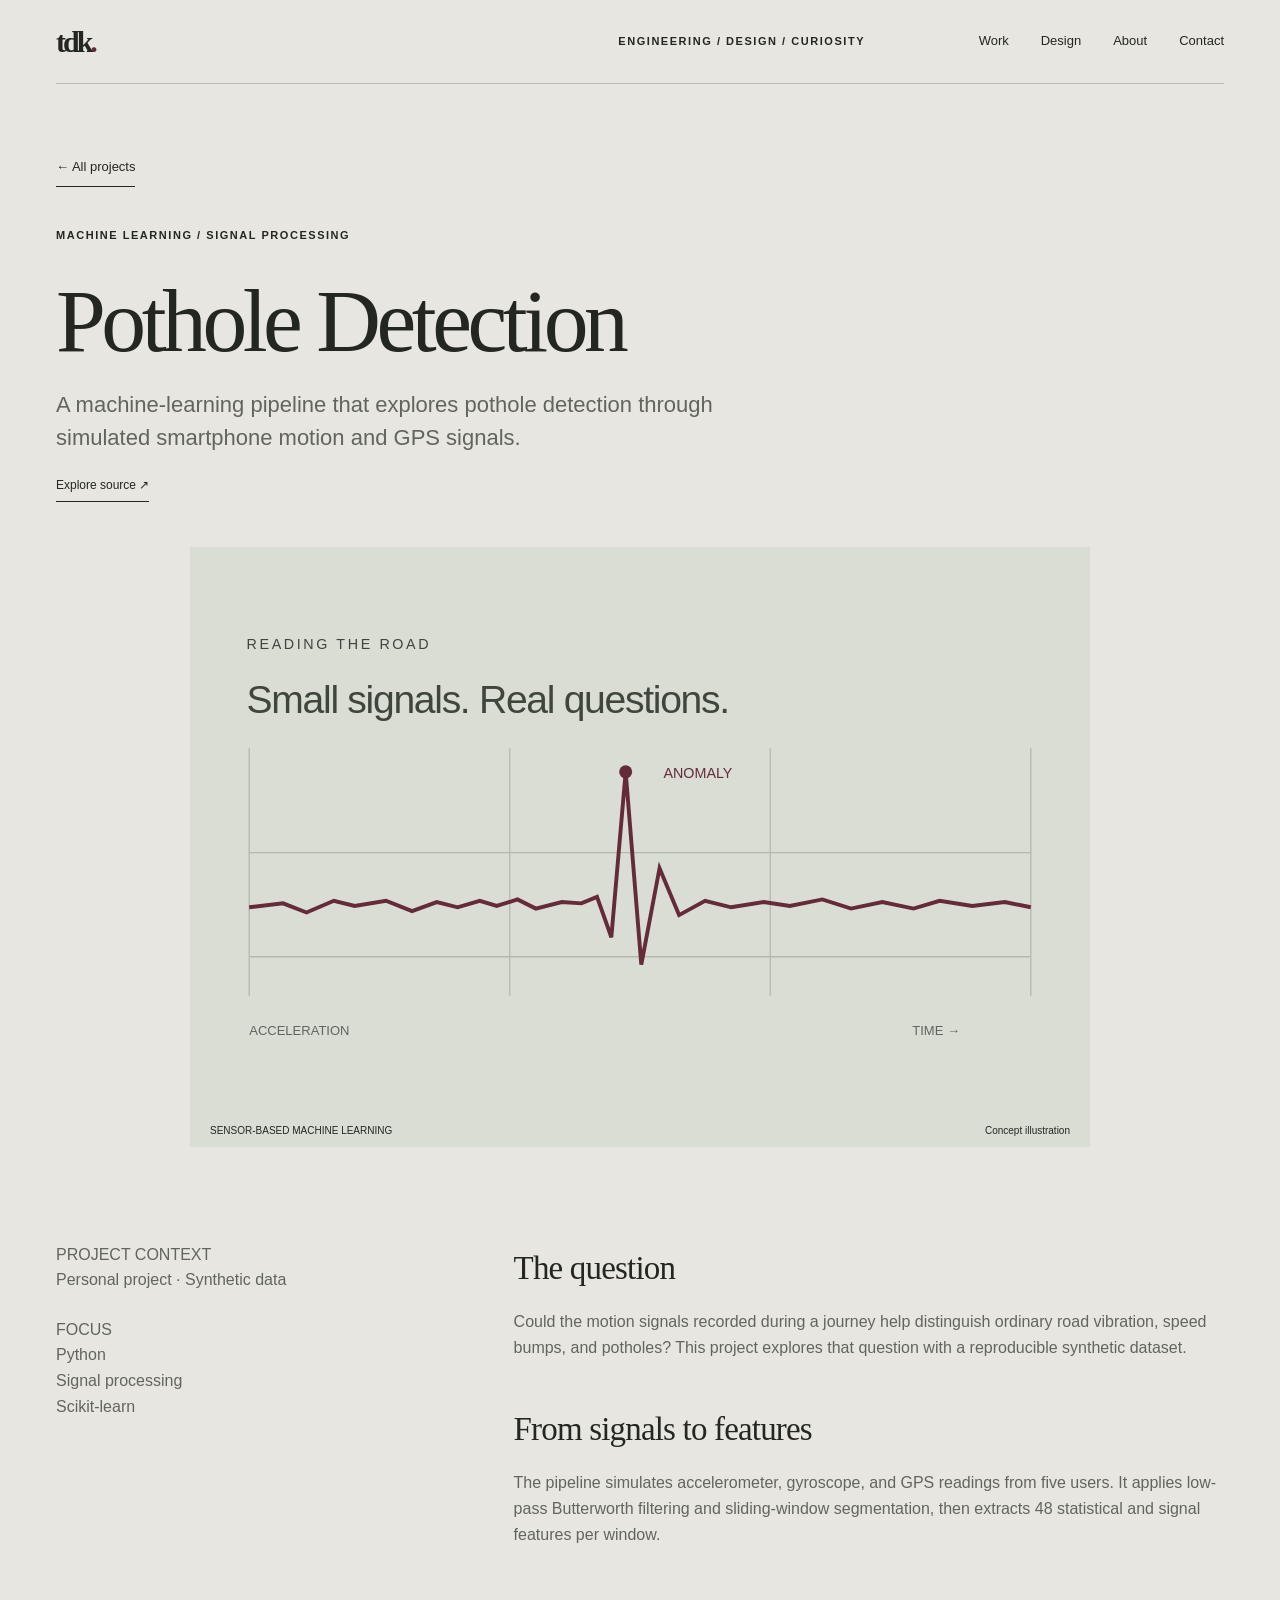
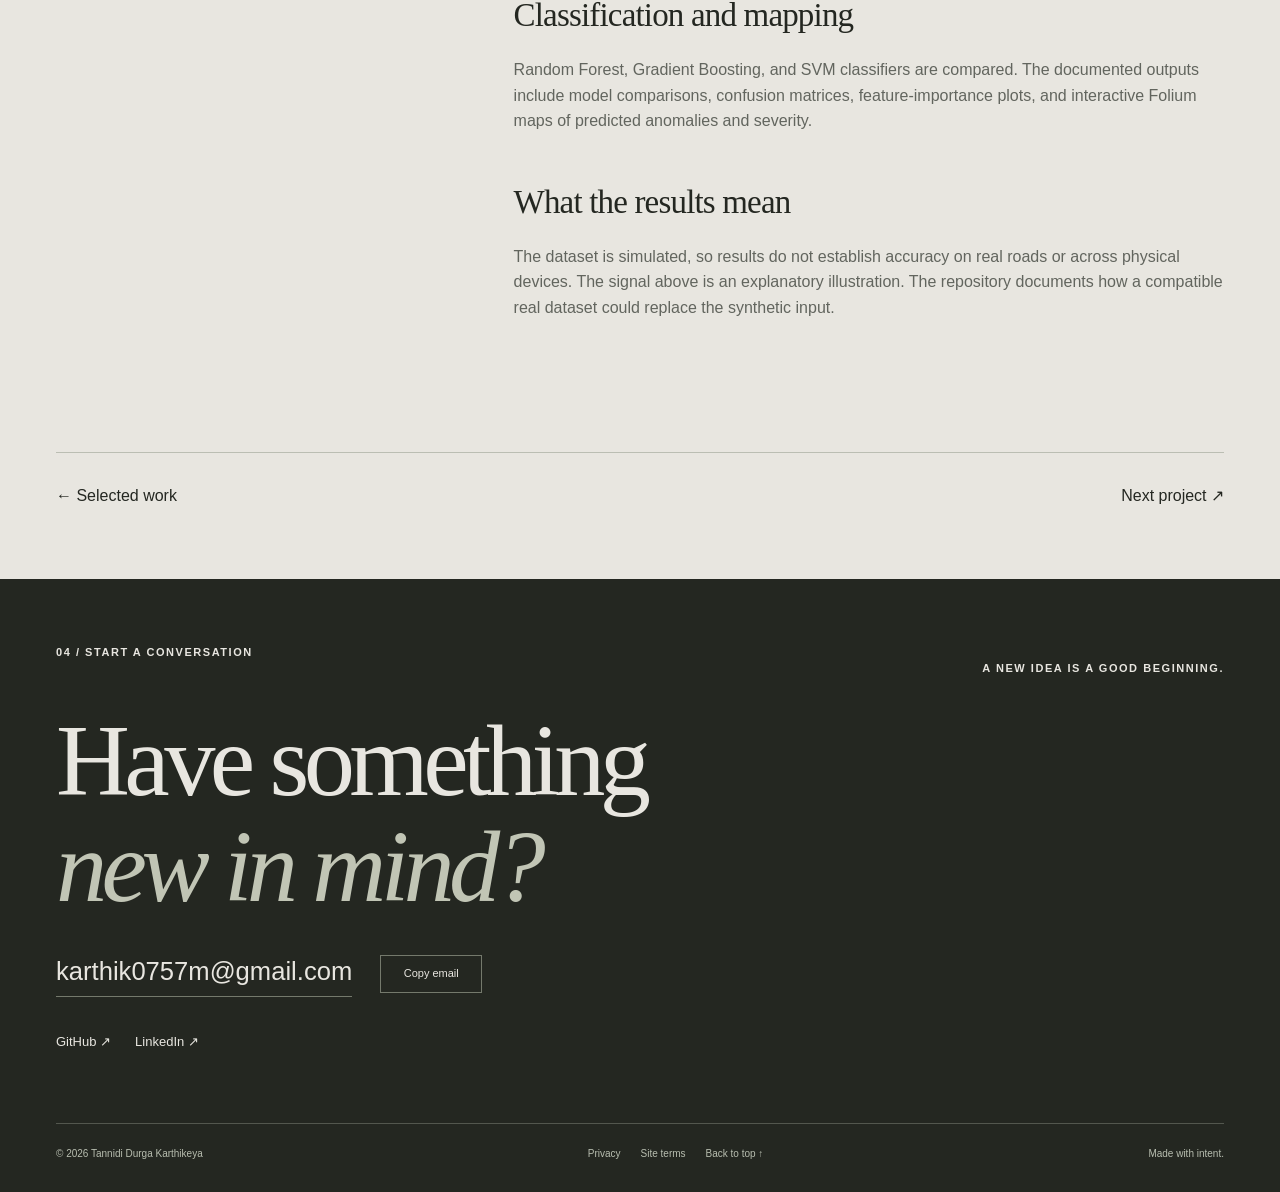
<file: pothole-detection.html>
<!doctype html><html lang="en"><head><meta charset="utf-8"><meta name="viewport" content="width=device-width,initial-scale=1"><meta name="theme-color" content="#e8e6e0"><title>Pothole Detection | Tannidi Durga Karthikeya</title><meta name="description" content="A machine-learning pipeline that explores pothole detection through simulated smartphone motion and GPS signals."><meta property="og:title" content="Pothole Detection | Tannidi Durga Karthikeya"><meta property="og:description" content="A machine-learning pipeline that explores pothole detection through simulated smartphone motion and GPS signals."><meta property="og:type" content="website"><meta property="og:image" content="https://karthik0757m.github.io/karthikeya-portfolio/social-cover.jpg"><link rel="icon" href="favicon.svg" type="image/svg+xml"><link rel="stylesheet" href="style.css"><script defer src="app.js"></script><link rel="canonical" href="https://karthik0757m.github.io/karthikeya-portfolio/pothole-detection.html"><meta property="og:url" content="https://karthik0757m.github.io/karthikeya-portfolio/pothole-detection.html"></head><body><a class="skip" href="#main">Skip to content</a><header class="header wrap"><a class="brand" href="./" aria-label="Karthikeya home">tdk<span>.</span></a><p class="edition eyebrow">Engineering / Design / Curiosity</p><nav aria-label="Main navigation"><a href="./#work">Work</a><a href="./#design">Design</a><a href="./#about">About</a><a href="./#contact">Contact</a></nav></header><main id="main" class="wrap"><div id="top"></div><section class="case-hero"><a class="text-link" href="./#work">← All projects</a><p class="eyebrow" style="margin-top:40px">Machine learning / Signal processing</p><h1>Pothole Detection</h1><p class="lead">A machine-learning pipeline that explores pothole detection through simulated smartphone motion and GPS signals.</p><div class="project-links"><a href="https://github.com/karthik0757m/pothole_detection" target="_blank" rel="noopener noreferrer">Explore source ↗</a></div><div class="case-cover"><div class="project-visual"><svg class="network" viewBox="0 0 660 410" xmlns="http://www.w3.org/2000/svg" role="img" aria-labelledby="sensor-title"><title id="sensor-title">Illustrative sensor signal showing a sharp acceleration change associated with a road anomaly</title><g font-family="Arial,sans-serif" fill="#3f463c"><text x="28" y="54" font-size="11" letter-spacing="2">READING THE ROAD</text><text x="28" y="103" font-size="30" letter-spacing="-1">Small signals. Real questions.</text></g><g stroke="#b4b9ac" stroke-width="1"><path d="M30 290H630M30 210H630M30 130V320M230 130V320M430 130V320M630 130V320"/></g><path d="M30 252L56 249 74 256 95 247 111 251 135 247 155 255 174 248 190 252 207 247 220 251 236 246 250 253 270 248 285 249 297 244 308 275 319 148 331 296 345 222 360 258 380 247 400 252 425 248 445 251 470 246 492 253 516 248 540 253 560 247 585 251 610 248 630 252" stroke="#652b38" stroke-width="3" fill="none"/><g fill="#652b38" font-family="Arial,sans-serif"><circle cx="319" cy="148" r="5"/><text x="348" y="153" font-size="11">ANOMALY</text></g><g fill="#62655e" font-family="Arial,sans-serif" font-size="10"><text x="30" y="350">ACCELERATION</text><text x="539" y="350">TIME →</text></g></svg><div class="project-caption"><span>SENSOR-BASED MACHINE LEARNING</span><span>Concept illustration</span></div></div></div></section><div class="case-content"><aside><p>PROJECT CONTEXT<br>Personal project · Synthetic data</p><p>FOCUS<br>Python<br>Signal processing<br>Scikit-learn</p></aside><div><section><h2>The question</h2><p>Could the motion signals recorded during a journey help distinguish ordinary road vibration, speed bumps, and potholes? This project explores that question with a reproducible synthetic dataset.</p></section><section><h2>From signals to features</h2><p>The pipeline simulates accelerometer, gyroscope, and GPS readings from five users. It applies low-pass Butterworth filtering and sliding-window segmentation, then extracts 48 statistical and signal features per window.</p></section><section><h2>Classification and mapping</h2><p>Random Forest, Gradient Boosting, and SVM classifiers are compared. The documented outputs include model comparisons, confusion matrices, feature-importance plots, and interactive Folium maps of predicted anomalies and severity.</p></section><section><h2>What the results mean</h2><p>The dataset is simulated, so results do not establish accuracy on real roads or across physical devices. The signal above is an explanatory illustration. The repository documents how a compatible real dataset could replace the synthetic input.</p></section></div></div><div class="next-project"><a href="./#work">← Selected work</a><a href="synthetic-cognitive-society.html">Next project ↗</a></div></main><footer class="contact" id="contact"><div class="wrap"><div class="contact-top"><p class="eyebrow">04 / Start a conversation</p><p class="eyebrow">A new idea is a good beginning.</p></div><h2>Have something<br><em>new in mind?</em></h2><div class="contact-actions"><a href="mailto:karthik0757m@gmail.com">karthik0757m@gmail.com</a><button class="copy-email" type="button" aria-live="polite">Copy email</button></div><div class="socials"><a href="https://github.com/karthik0757m" target="_blank" rel="noopener noreferrer">GitHub ↗</a><a href="https://www.linkedin.com/in/karthik-undefined-1a972a314" target="_blank" rel="noopener noreferrer">LinkedIn ↗</a></div><div class="footer"><span>© 2026 Tannidi Durga Karthikeya</span><div><a href="privacy.html">Privacy</a><a href="terms.html">Site terms</a><a href="#top">Back to top ↑</a></div><span>Made with intent.</span></div></div></footer></body></html>
</file>
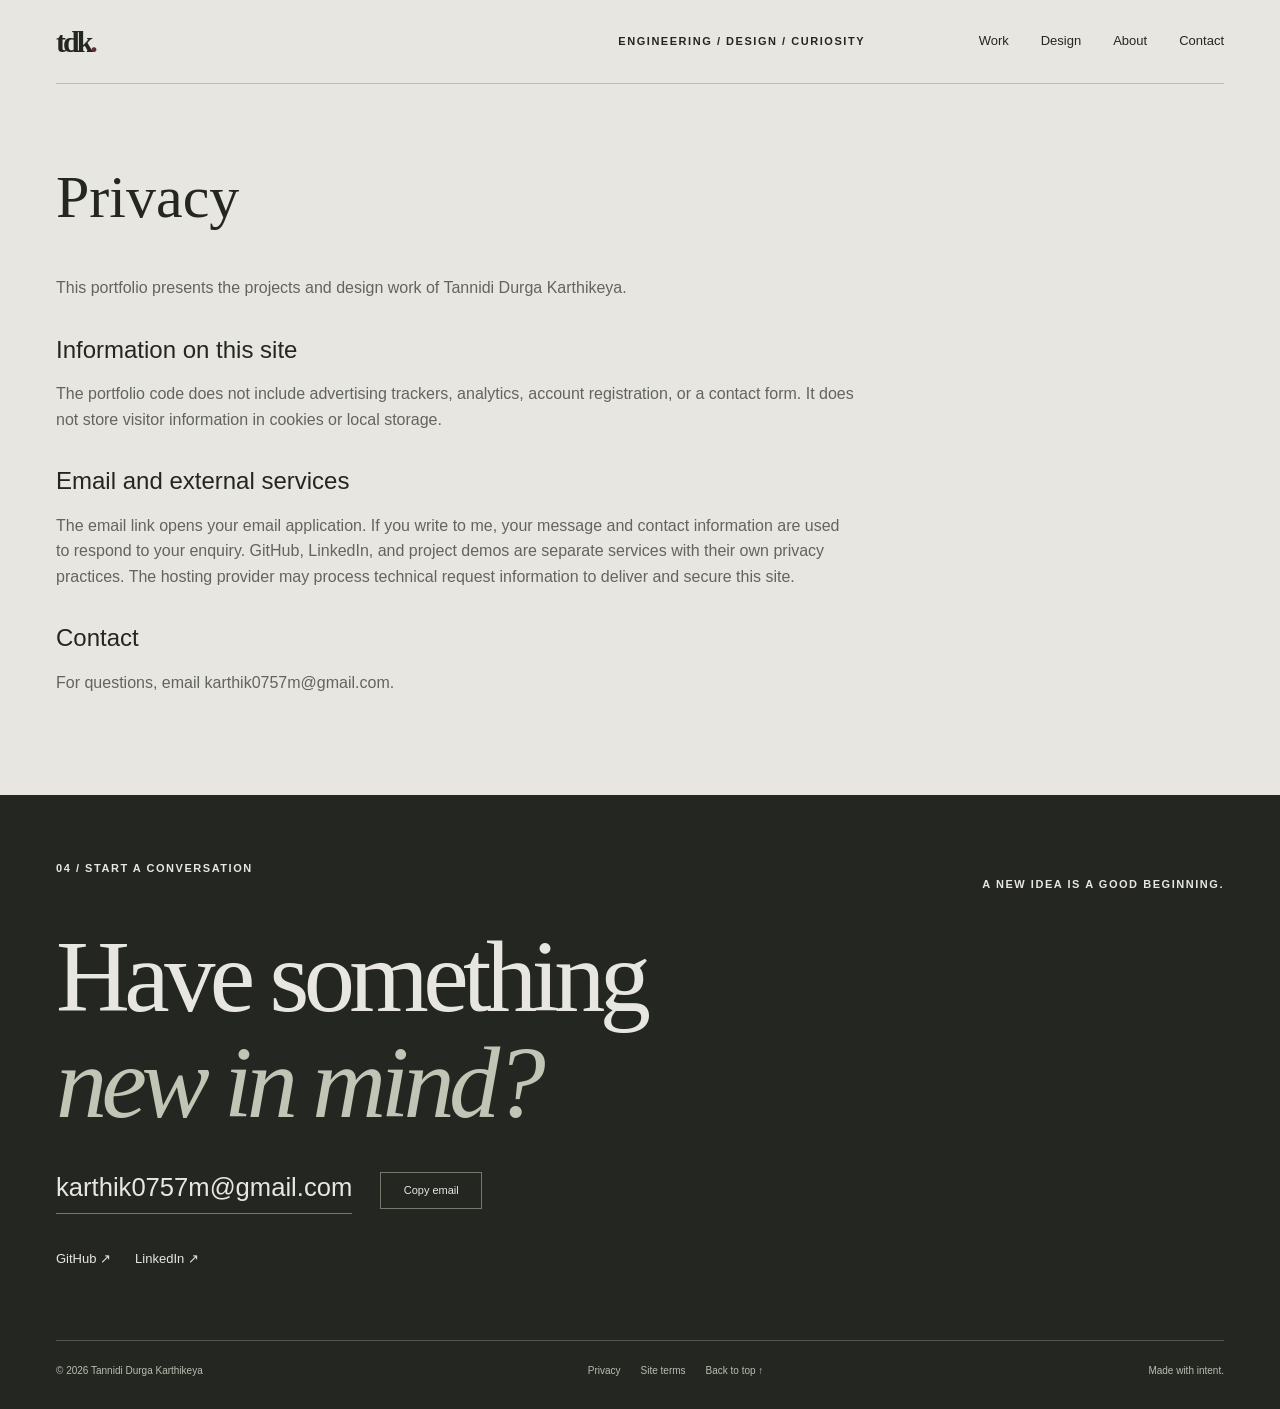
<file: privacy.html>
<!doctype html><html lang="en"><head><meta charset="utf-8"><meta name="viewport" content="width=device-width,initial-scale=1"><meta name="theme-color" content="#e8e6e0"><title>Privacy | Tannidi Durga Karthikeya</title><meta name="description" content="Privacy for the personal portfolio of Tannidi Durga Karthikeya."><meta property="og:title" content="Privacy | Tannidi Durga Karthikeya"><meta property="og:description" content="Privacy for the personal portfolio of Tannidi Durga Karthikeya."><meta property="og:type" content="website"><meta property="og:image" content="https://karthik0757m.github.io/karthikeya-portfolio/social-cover.jpg"><link rel="icon" href="favicon.svg" type="image/svg+xml"><link rel="stylesheet" href="style.css"><script defer src="app.js"></script><link rel="canonical" href="https://karthik0757m.github.io/karthikeya-portfolio/privacy.html"><meta property="og:url" content="https://karthik0757m.github.io/karthikeya-portfolio/privacy.html"></head><body><a class="skip" href="#main">Skip to content</a><header class="header wrap"><a class="brand" href="./" aria-label="Karthikeya home">tdk<span>.</span></a><p class="edition eyebrow">Engineering / Design / Curiosity</p><nav aria-label="Main navigation"><a href="#work">Work</a><a href="#design">Design</a><a href="#about">About</a><a href="#contact">Contact</a></nav></header><main id="main" class="wrap"><div id="top"></div><article class="legal"><h1>Privacy</h1><p>This portfolio presents the projects and design work of Tannidi Durga Karthikeya.</p><h2>Information on this site</h2><p>The portfolio code does not include advertising trackers, analytics, account registration, or a contact form. It does not store visitor information in cookies or local storage.</p><h2>Email and external services</h2><p>The email link opens your email application. If you write to me, your message and contact information are used to respond to your enquiry. GitHub, LinkedIn, and project demos are separate services with their own privacy practices. The hosting provider may process technical request information to deliver and secure this site.</p><h2>Contact</h2><p>For questions, email <a href="mailto:karthik0757m@gmail.com">karthik0757m@gmail.com</a>.</p></article></main><footer class="contact" id="contact"><div class="wrap"><div class="contact-top"><p class="eyebrow">04 / Start a conversation</p><p class="eyebrow">A new idea is a good beginning.</p></div><h2>Have something<br><em>new in mind?</em></h2><div class="contact-actions"><a href="mailto:karthik0757m@gmail.com">karthik0757m@gmail.com</a><button class="copy-email" type="button" aria-live="polite">Copy email</button></div><div class="socials"><a href="https://github.com/karthik0757m" target="_blank" rel="noopener noreferrer">GitHub ↗</a><a href="https://www.linkedin.com/in/karthik-undefined-1a972a314" target="_blank" rel="noopener noreferrer">LinkedIn ↗</a></div><div class="footer"><span>© 2026 Tannidi Durga Karthikeya</span><div><a href="privacy.html">Privacy</a><a href="terms.html">Site terms</a><a href="#top">Back to top ↑</a></div><span>Made with intent.</span></div></div></footer></body></html>
</file>
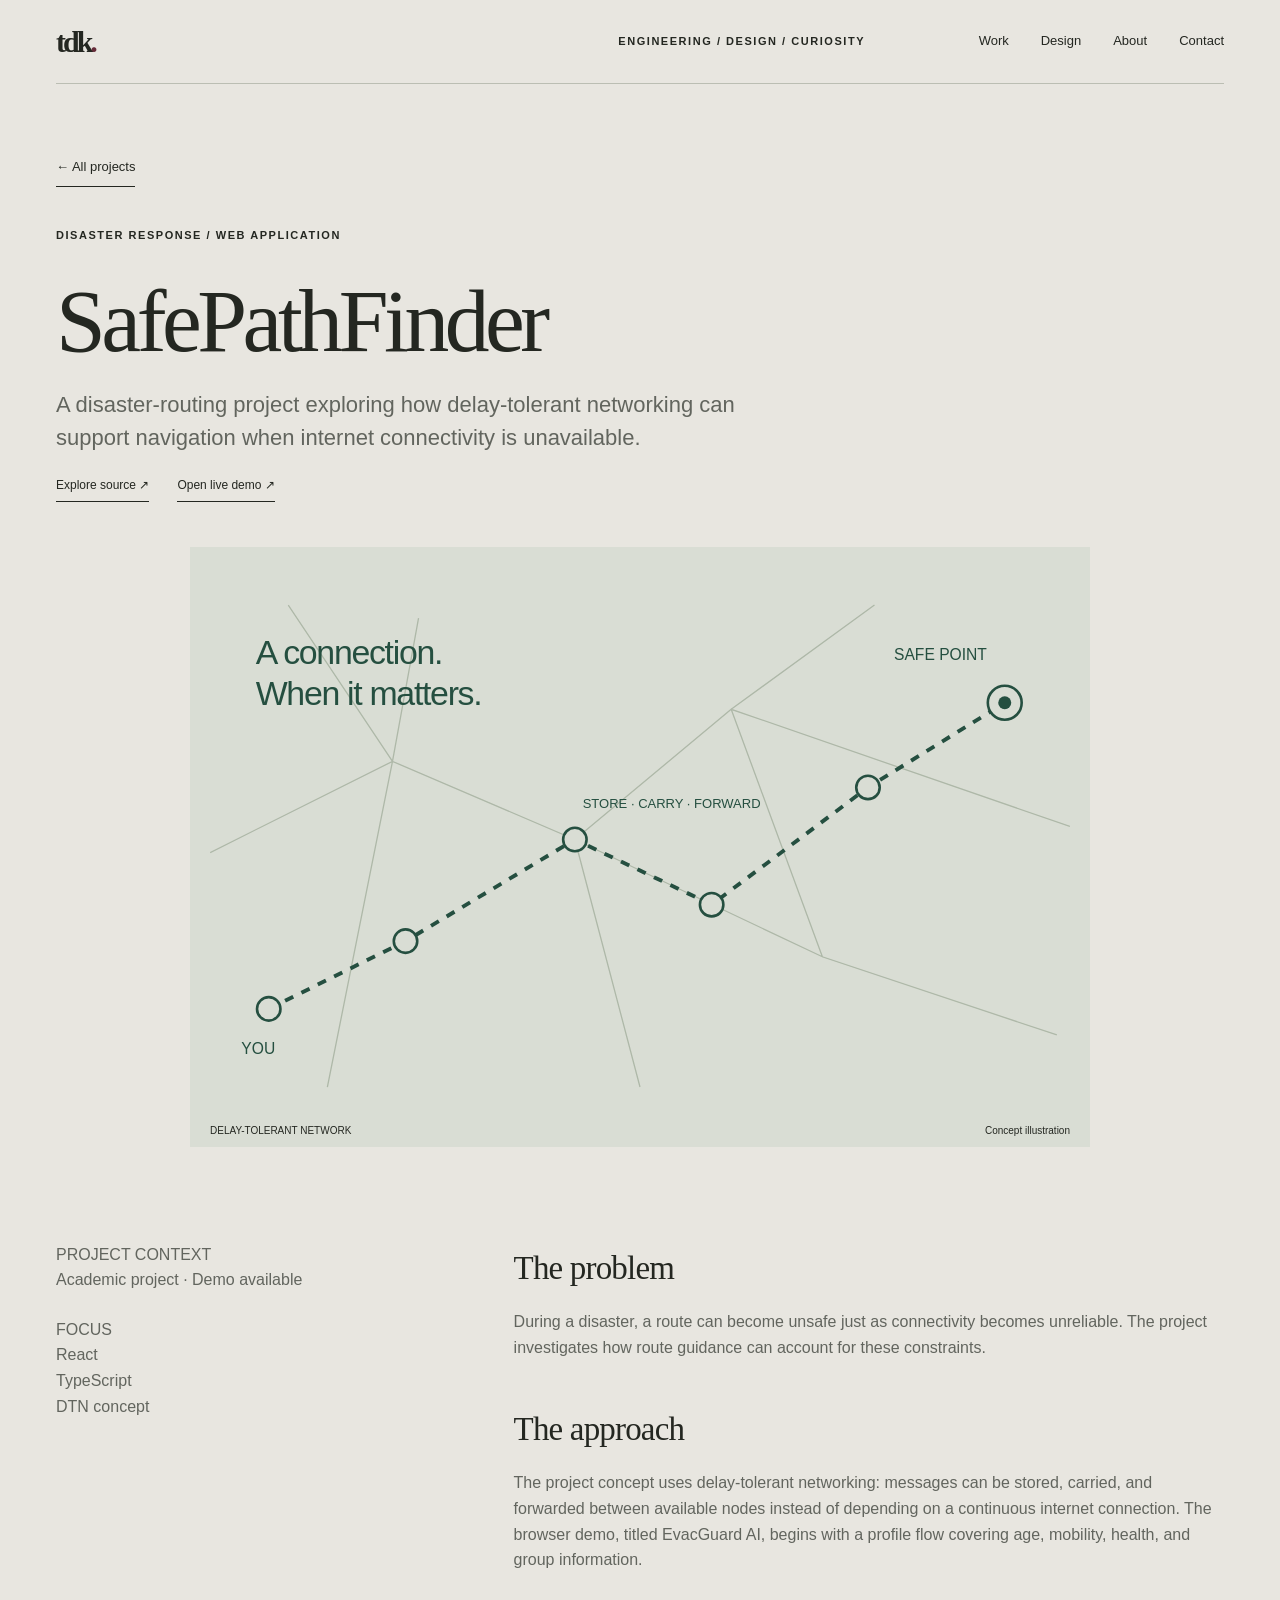
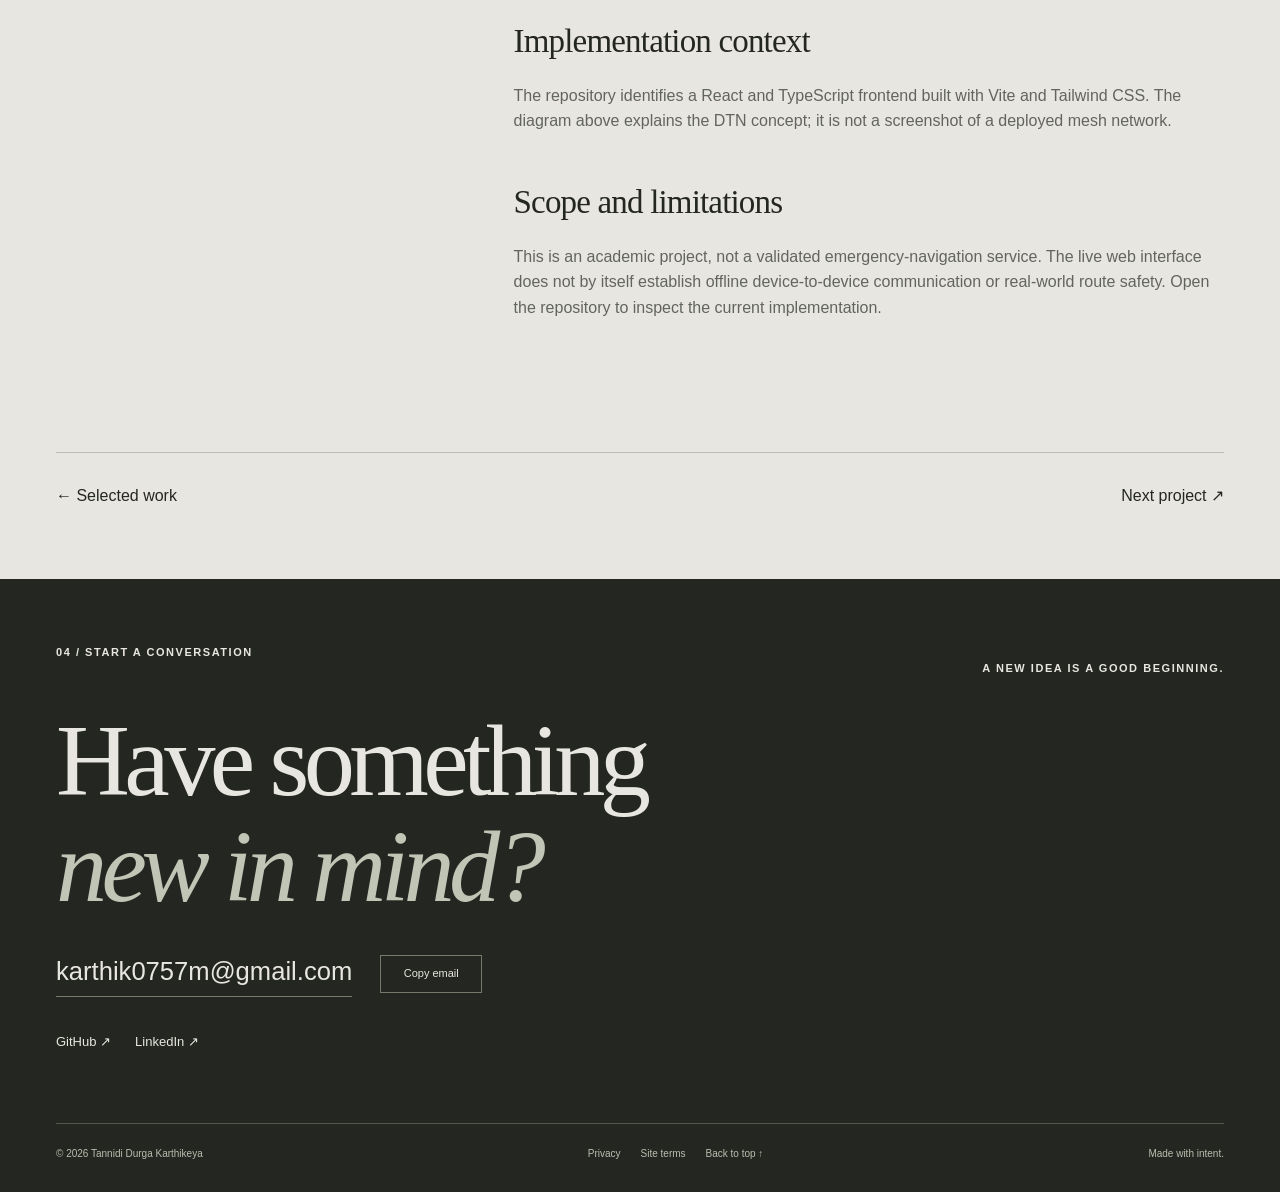
<file: safepathfinder.html>
<!doctype html><html lang="en"><head><meta charset="utf-8"><meta name="viewport" content="width=device-width,initial-scale=1"><meta name="theme-color" content="#e8e6e0"><title>SafePathFinder | Tannidi Durga Karthikeya</title><meta name="description" content="A disaster-routing project exploring how delay-tolerant networking can support navigation when internet connectivity is unavailable."><meta property="og:title" content="SafePathFinder | Tannidi Durga Karthikeya"><meta property="og:description" content="A disaster-routing project exploring how delay-tolerant networking can support navigation when internet connectivity is unavailable."><meta property="og:type" content="website"><meta property="og:image" content="https://karthik0757m.github.io/karthikeya-portfolio/social-cover.jpg"><link rel="icon" href="favicon.svg" type="image/svg+xml"><link rel="stylesheet" href="style.css"><script defer src="app.js"></script><link rel="canonical" href="https://karthik0757m.github.io/karthikeya-portfolio/safepathfinder.html"><meta property="og:url" content="https://karthik0757m.github.io/karthikeya-portfolio/safepathfinder.html"></head><body><a class="skip" href="#main">Skip to content</a><header class="header wrap"><a class="brand" href="./" aria-label="Karthikeya home">tdk<span>.</span></a><p class="edition eyebrow">Engineering / Design / Curiosity</p><nav aria-label="Main navigation"><a href="./#work">Work</a><a href="./#design">Design</a><a href="./#about">About</a><a href="./#contact">Contact</a></nav></header><main id="main" class="wrap"><div id="top"></div><section class="case-hero"><a class="text-link" href="./#work">← All projects</a><p class="eyebrow" style="margin-top:40px">Disaster response / Web application</p><h1>SafePathFinder</h1><p class="lead">A disaster-routing project exploring how delay-tolerant networking can support navigation when internet connectivity is unavailable.</p><div class="project-links"><a href="https://github.com/RishikaReddy1657/safepathfinder" target="_blank" rel="noopener noreferrer">Explore source ↗</a><a href="https://safepathfinder.vercel.app/" target="_blank" rel="noopener noreferrer">Open live demo ↗</a></div><div class="case-cover"><div class="project-visual"><svg class="network" viewBox="0 0 660 410" xmlns="http://www.w3.org/2000/svg" role="img" aria-labelledby="network-title"><title id="network-title">Illustration of messages travelling through a delay-tolerant network toward a safe point</title><g fill="none" stroke="#aeb8a8" stroke-width="1"><path d="M0 210L140 140 280 200 400 100 660 190M60 20L140 140 90 390M280 200L330 390M400 100L510 20M400 100L470 290 650 350M140 140L160 30M280 200L470 290"/><path d="M45 330L150 278 280 200 385 250 505 160 610 95" stroke="#254f40" stroke-width="3" stroke-dasharray="7 7"/></g><g fill="#d9ddd4" stroke="#254f40" stroke-width="2"><circle cx="45" cy="330" r="9"/><circle cx="150" cy="278" r="9"/><circle cx="280" cy="200" r="9"/><circle cx="385" cy="250" r="9"/><circle cx="505" cy="160" r="9"/><circle cx="610" cy="95" r="13"/></g><circle cx="610" cy="95" r="5" fill="#254f40"/><g font-family="Arial,sans-serif" fill="#254f40"><text x="24" y="365" font-size="12">YOU</text><text x="525" y="62" font-size="12">SAFE POINT</text><text x="35" y="65" font-size="26" letter-spacing="-1">A connection.</text><text x="35" y="97" font-size="26" letter-spacing="-1">When it matters.</text><text x="286" y="176" font-size="10">STORE · CARRY · FORWARD</text></g></svg><div class="project-caption"><span>DELAY-TOLERANT NETWORK</span><span>Concept illustration</span></div></div></div></section><div class="case-content"><aside><p>PROJECT CONTEXT<br>Academic project · Demo available</p><p>FOCUS<br>React<br>TypeScript<br>DTN concept</p></aside><div><section><h2>The problem</h2><p>During a disaster, a route can become unsafe just as connectivity becomes unreliable. The project investigates how route guidance can account for these constraints.</p></section><section><h2>The approach</h2><p>The project concept uses delay-tolerant networking: messages can be stored, carried, and forwarded between available nodes instead of depending on a continuous internet connection. The browser demo, titled EvacGuard AI, begins with a profile flow covering age, mobility, health, and group information.</p></section><section><h2>Implementation context</h2><p>The repository identifies a React and TypeScript frontend built with Vite and Tailwind CSS. The diagram above explains the DTN concept; it is not a screenshot of a deployed mesh network.</p></section><section><h2>Scope and limitations</h2><p>This is an academic project, not a validated emergency-navigation service. The live web interface does not by itself establish offline device-to-device communication or real-world route safety. Open the repository to inspect the current implementation.</p></section></div></div><div class="next-project"><a href="./#work">← Selected work</a><a href="moodmusic.html">Next project ↗</a></div></main><footer class="contact" id="contact"><div class="wrap"><div class="contact-top"><p class="eyebrow">04 / Start a conversation</p><p class="eyebrow">A new idea is a good beginning.</p></div><h2>Have something<br><em>new in mind?</em></h2><div class="contact-actions"><a href="mailto:karthik0757m@gmail.com">karthik0757m@gmail.com</a><button class="copy-email" type="button" aria-live="polite">Copy email</button></div><div class="socials"><a href="https://github.com/karthik0757m" target="_blank" rel="noopener noreferrer">GitHub ↗</a><a href="https://www.linkedin.com/in/karthik-undefined-1a972a314" target="_blank" rel="noopener noreferrer">LinkedIn ↗</a></div><div class="footer"><span>© 2026 Tannidi Durga Karthikeya</span><div><a href="privacy.html">Privacy</a><a href="terms.html">Site terms</a><a href="#top">Back to top ↑</a></div><span>Made with intent.</span></div></div></footer></body></html>
</file>
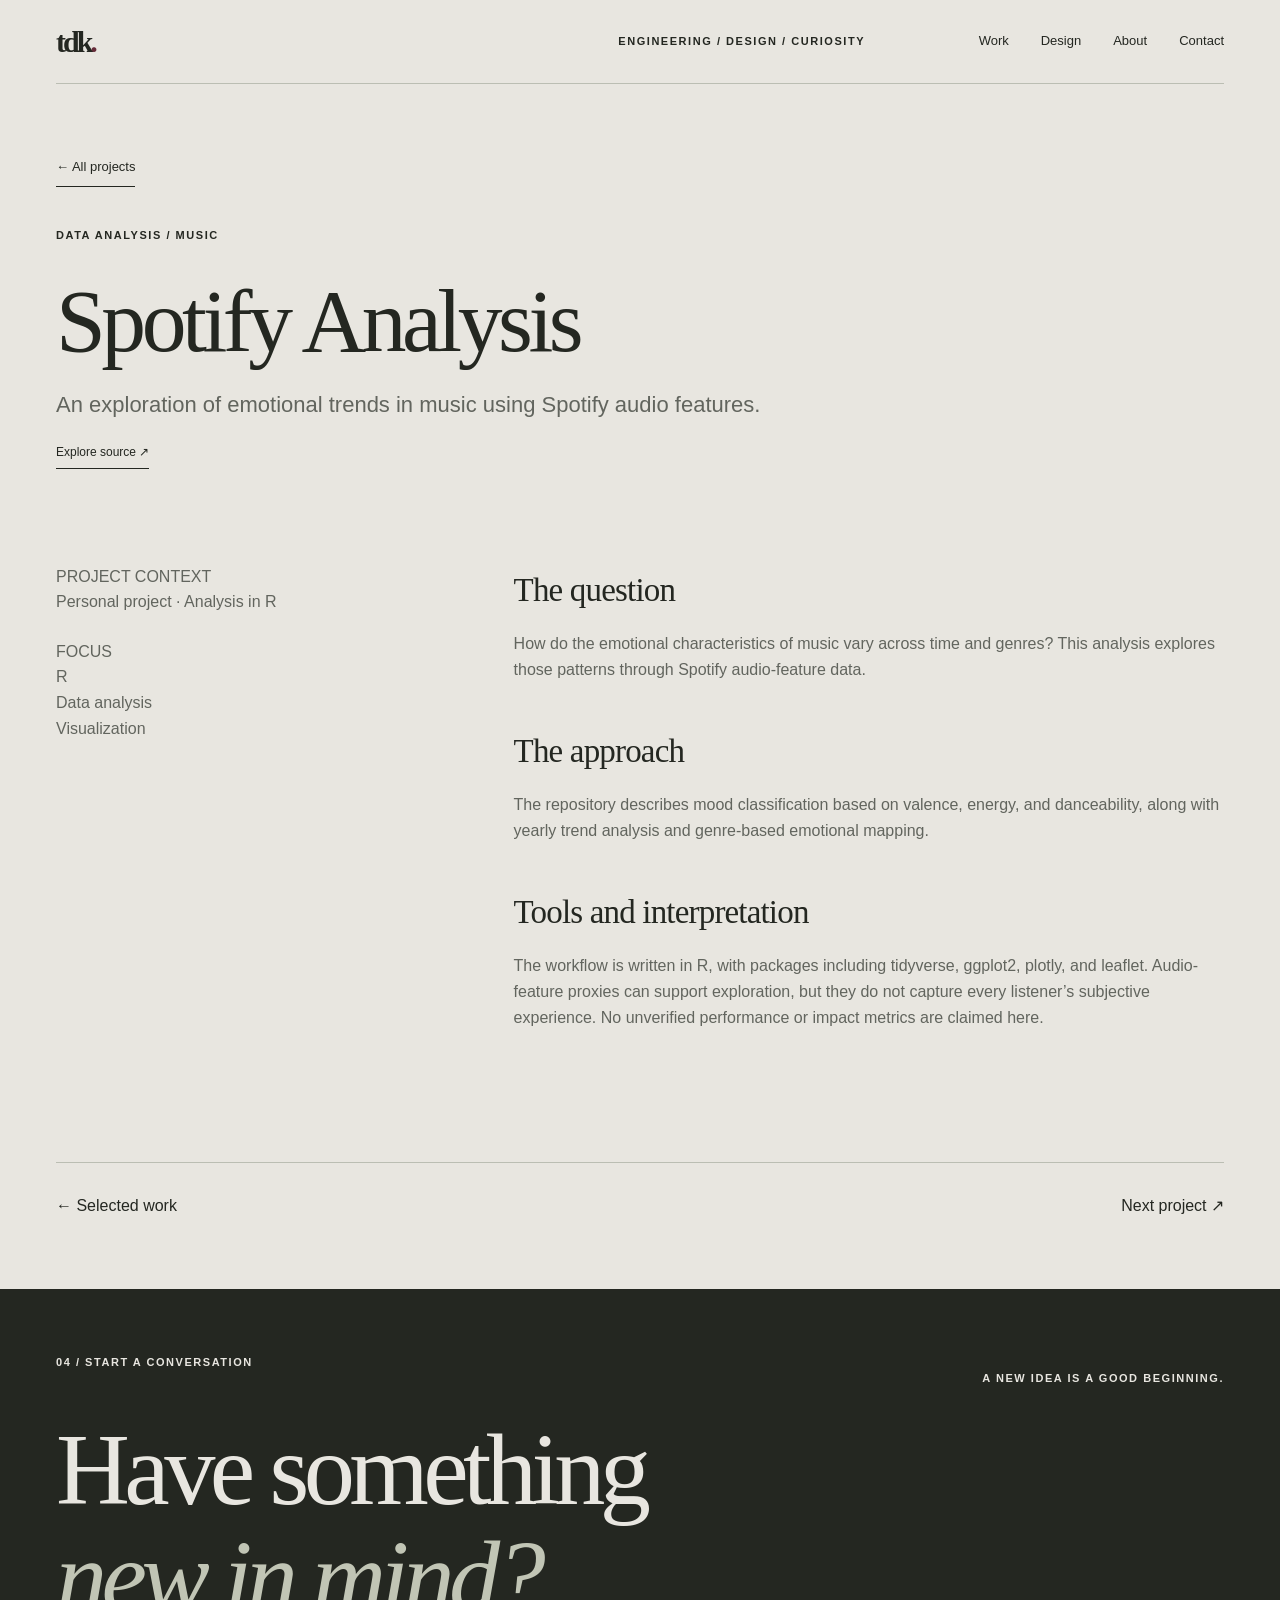
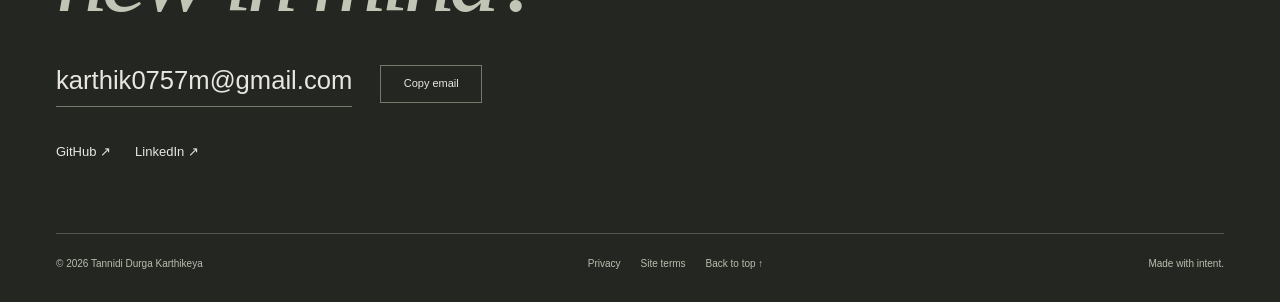
<file: spotify-analysis.html>
<!doctype html><html lang="en"><head><meta charset="utf-8"><meta name="viewport" content="width=device-width,initial-scale=1"><meta name="theme-color" content="#e8e6e0"><title>Spotify Analysis | Tannidi Durga Karthikeya</title><meta name="description" content="An exploration of emotional trends in music using Spotify audio features."><meta property="og:title" content="Spotify Analysis | Tannidi Durga Karthikeya"><meta property="og:description" content="An exploration of emotional trends in music using Spotify audio features."><meta property="og:type" content="website"><meta property="og:image" content="https://karthik0757m.github.io/karthikeya-portfolio/social-cover.jpg"><link rel="icon" href="favicon.svg" type="image/svg+xml"><link rel="stylesheet" href="style.css"><script defer src="app.js"></script><link rel="canonical" href="https://karthik0757m.github.io/karthikeya-portfolio/spotify-analysis.html"><meta property="og:url" content="https://karthik0757m.github.io/karthikeya-portfolio/spotify-analysis.html"></head><body><a class="skip" href="#main">Skip to content</a><header class="header wrap"><a class="brand" href="./" aria-label="Karthikeya home">tdk<span>.</span></a><p class="edition eyebrow">Engineering / Design / Curiosity</p><nav aria-label="Main navigation"><a href="./#work">Work</a><a href="./#design">Design</a><a href="./#about">About</a><a href="./#contact">Contact</a></nav></header><main id="main" class="wrap"><div id="top"></div><section class="case-hero"><a class="text-link" href="./#work">← All projects</a><p class="eyebrow" style="margin-top:40px">Data analysis / Music</p><h1>Spotify Analysis</h1><p class="lead">An exploration of emotional trends in music using Spotify audio features.</p><div class="project-links"><a href="https://github.com/karthik0757m/spotify-analysis" target="_blank" rel="noopener noreferrer">Explore source ↗</a></div></section><div class="case-content"><aside><p>PROJECT CONTEXT<br>Personal project · Analysis in R</p><p>FOCUS<br>R<br>Data analysis<br>Visualization</p></aside><div><section><h2>The question</h2><p>How do the emotional characteristics of music vary across time and genres? This analysis explores those patterns through Spotify audio-feature data.</p></section><section><h2>The approach</h2><p>The repository describes mood classification based on valence, energy, and danceability, along with yearly trend analysis and genre-based emotional mapping.</p></section><section><h2>Tools and interpretation</h2><p>The workflow is written in R, with packages including tidyverse, ggplot2, plotly, and leaflet. Audio-feature proxies can support exploration, but they do not capture every listener’s subjective experience. No unverified performance or impact metrics are claimed here.</p></section></div></div><div class="next-project"><a href="./#work">← Selected work</a><a href="group-board.html">Next project ↗</a></div></main><footer class="contact" id="contact"><div class="wrap"><div class="contact-top"><p class="eyebrow">04 / Start a conversation</p><p class="eyebrow">A new idea is a good beginning.</p></div><h2>Have something<br><em>new in mind?</em></h2><div class="contact-actions"><a href="mailto:karthik0757m@gmail.com">karthik0757m@gmail.com</a><button class="copy-email" type="button" aria-live="polite">Copy email</button></div><div class="socials"><a href="https://github.com/karthik0757m" target="_blank" rel="noopener noreferrer">GitHub ↗</a><a href="https://www.linkedin.com/in/karthik-undefined-1a972a314" target="_blank" rel="noopener noreferrer">LinkedIn ↗</a></div><div class="footer"><span>© 2026 Tannidi Durga Karthikeya</span><div><a href="privacy.html">Privacy</a><a href="terms.html">Site terms</a><a href="#top">Back to top ↑</a></div><span>Made with intent.</span></div></div></footer></body></html>
</file>
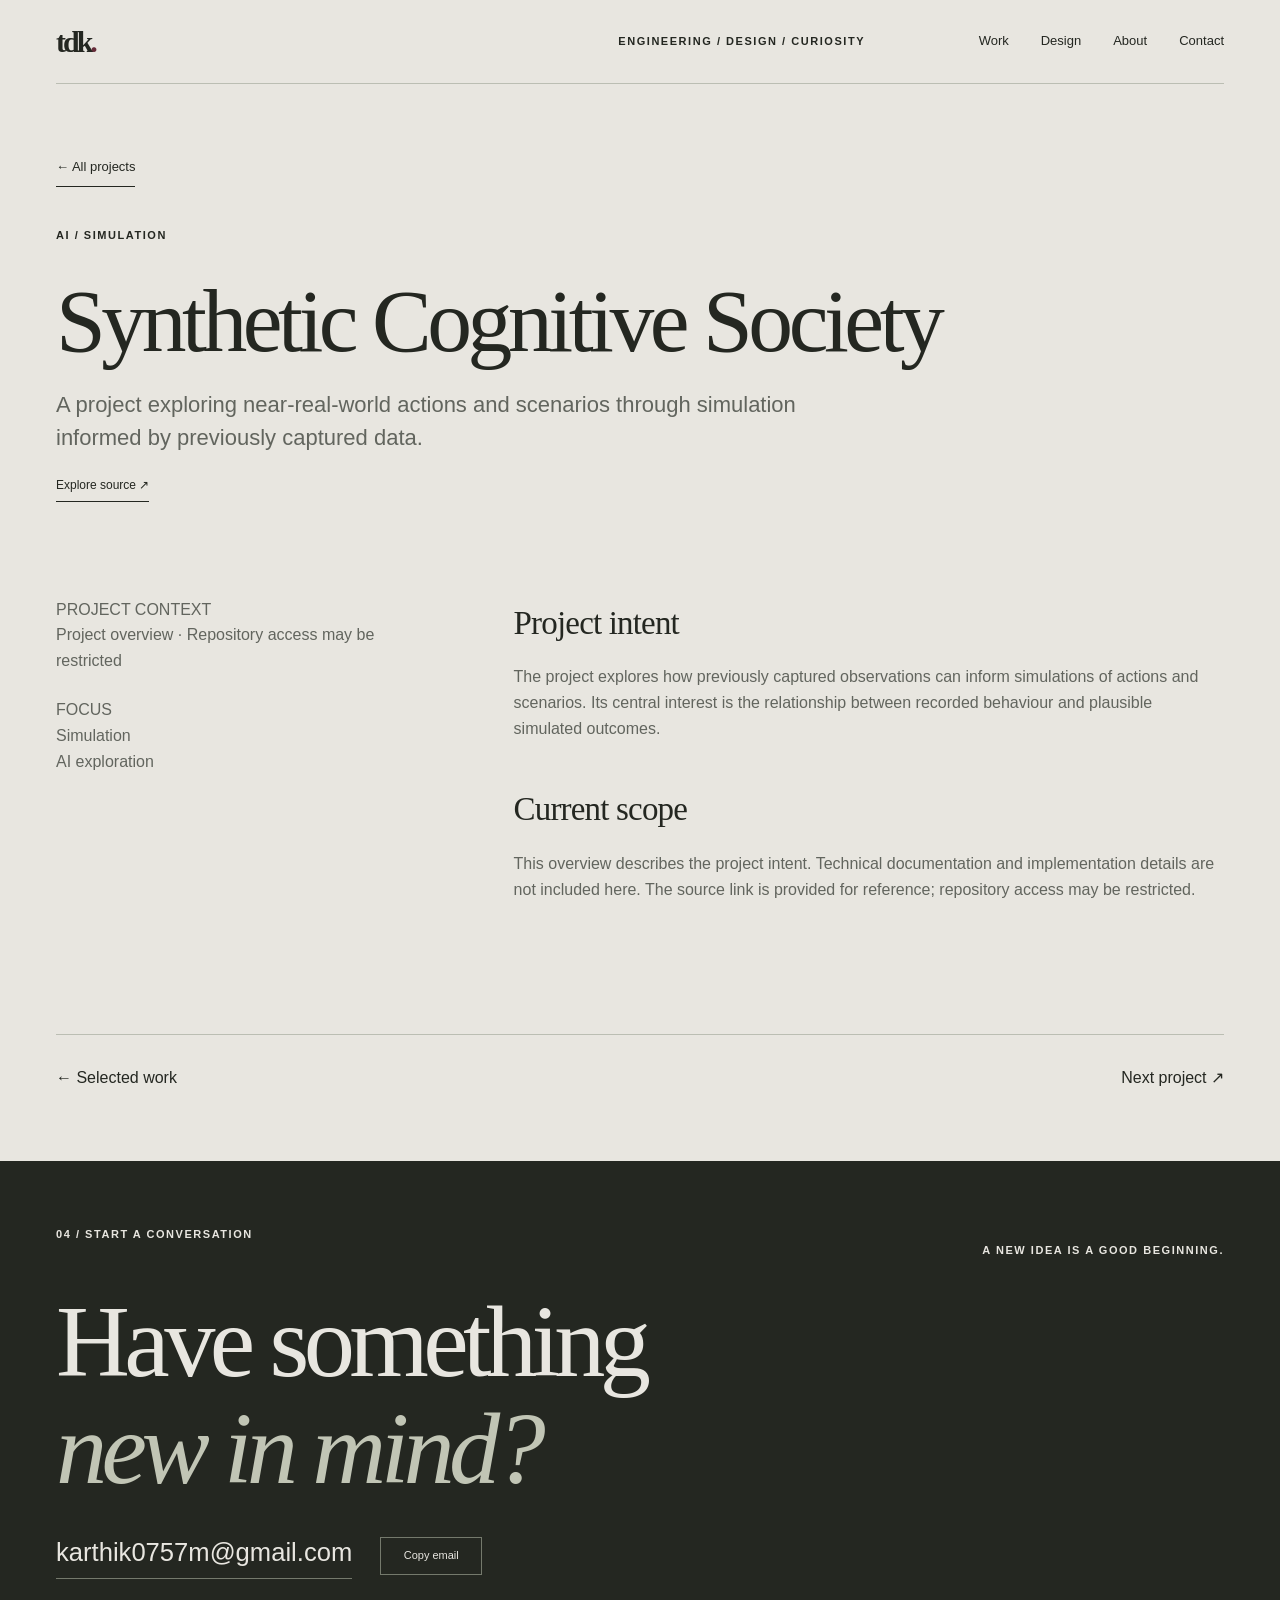
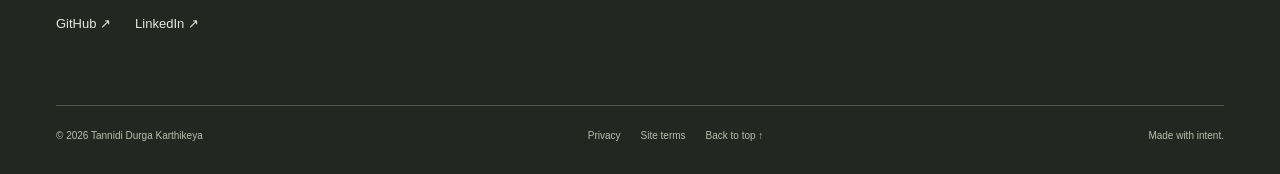
<file: synthetic-cognitive-society.html>
<!doctype html><html lang="en"><head><meta charset="utf-8"><meta name="viewport" content="width=device-width,initial-scale=1"><meta name="theme-color" content="#e8e6e0"><title>Synthetic Cognitive Society | Tannidi Durga Karthikeya</title><meta name="description" content="A project exploring near-real-world actions and scenarios through simulation informed by previously captured data."><meta property="og:title" content="Synthetic Cognitive Society | Tannidi Durga Karthikeya"><meta property="og:description" content="A project exploring near-real-world actions and scenarios through simulation informed by previously captured data."><meta property="og:type" content="website"><meta property="og:image" content="https://karthik0757m.github.io/karthikeya-portfolio/social-cover.jpg"><link rel="icon" href="favicon.svg" type="image/svg+xml"><link rel="stylesheet" href="style.css"><script defer src="app.js"></script><link rel="canonical" href="https://karthik0757m.github.io/karthikeya-portfolio/synthetic-cognitive-society.html"><meta property="og:url" content="https://karthik0757m.github.io/karthikeya-portfolio/synthetic-cognitive-society.html"></head><body><a class="skip" href="#main">Skip to content</a><header class="header wrap"><a class="brand" href="./" aria-label="Karthikeya home">tdk<span>.</span></a><p class="edition eyebrow">Engineering / Design / Curiosity</p><nav aria-label="Main navigation"><a href="./#work">Work</a><a href="./#design">Design</a><a href="./#about">About</a><a href="./#contact">Contact</a></nav></header><main id="main" class="wrap"><div id="top"></div><section class="case-hero"><a class="text-link" href="./#work">← All projects</a><p class="eyebrow" style="margin-top:40px">AI / Simulation</p><h1>Synthetic Cognitive Society</h1><p class="lead">A project exploring near-real-world actions and scenarios through simulation informed by previously captured data.</p><div class="project-links"><a href="https://github.com/karthik0757m/Synthetic-Cognitive-Society" target="_blank" rel="noopener noreferrer">Explore source ↗</a></div></section><div class="case-content"><aside><p>PROJECT CONTEXT<br>Project overview · Repository access may be restricted</p><p>FOCUS<br>Simulation<br>AI exploration</p></aside><div><section><h2>Project intent</h2><p>The project explores how previously captured observations can inform simulations of actions and scenarios. Its central interest is the relationship between recorded behaviour and plausible simulated outcomes.</p></section><section><h2>Current scope</h2><p>This overview describes the project intent. Technical documentation and implementation details are not included here. The source link is provided for reference; repository access may be restricted.</p></section></div></div><div class="next-project"><a href="./#work">← Selected work</a><a href="spotify-analysis.html">Next project ↗</a></div></main><footer class="contact" id="contact"><div class="wrap"><div class="contact-top"><p class="eyebrow">04 / Start a conversation</p><p class="eyebrow">A new idea is a good beginning.</p></div><h2>Have something<br><em>new in mind?</em></h2><div class="contact-actions"><a href="mailto:karthik0757m@gmail.com">karthik0757m@gmail.com</a><button class="copy-email" type="button" aria-live="polite">Copy email</button></div><div class="socials"><a href="https://github.com/karthik0757m" target="_blank" rel="noopener noreferrer">GitHub ↗</a><a href="https://www.linkedin.com/in/karthik-undefined-1a972a314" target="_blank" rel="noopener noreferrer">LinkedIn ↗</a></div><div class="footer"><span>© 2026 Tannidi Durga Karthikeya</span><div><a href="privacy.html">Privacy</a><a href="terms.html">Site terms</a><a href="#top">Back to top ↑</a></div><span>Made with intent.</span></div></div></footer></body></html>
</file>
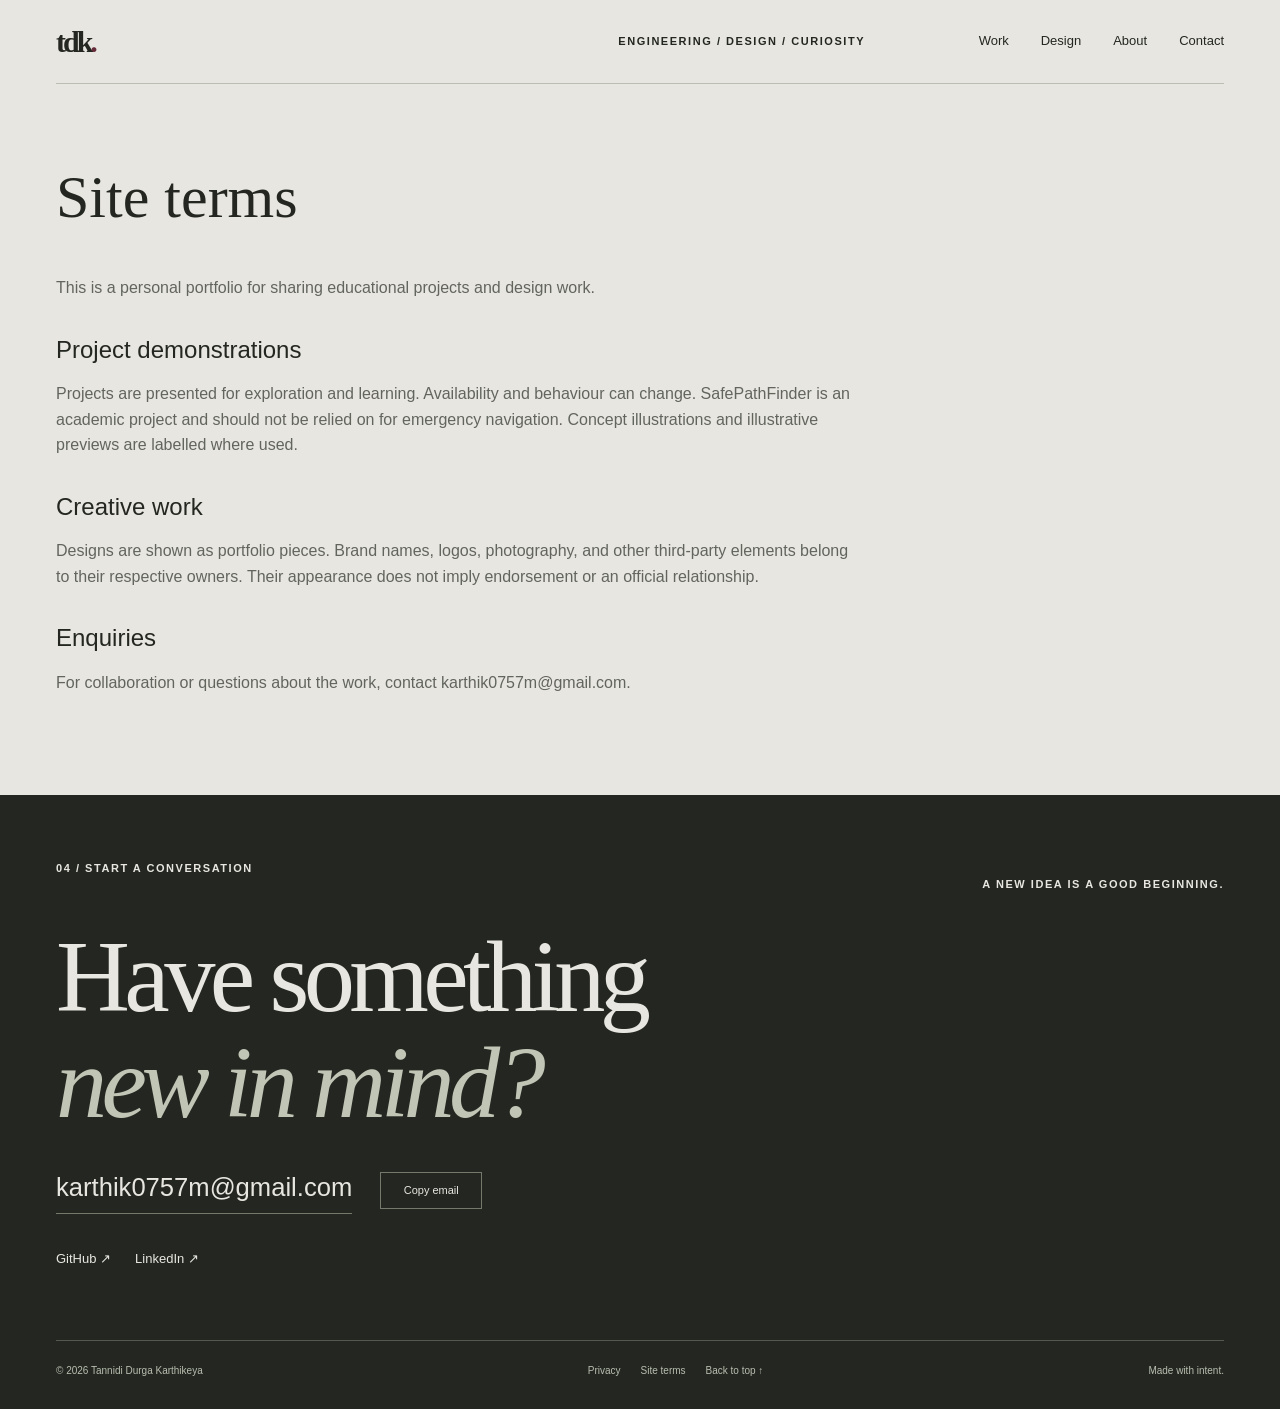
<file: terms.html>
<!doctype html><html lang="en"><head><meta charset="utf-8"><meta name="viewport" content="width=device-width,initial-scale=1"><meta name="theme-color" content="#e8e6e0"><title>Site terms | Tannidi Durga Karthikeya</title><meta name="description" content="Site terms for the personal portfolio of Tannidi Durga Karthikeya."><meta property="og:title" content="Site terms | Tannidi Durga Karthikeya"><meta property="og:description" content="Site terms for the personal portfolio of Tannidi Durga Karthikeya."><meta property="og:type" content="website"><meta property="og:image" content="https://karthik0757m.github.io/karthikeya-portfolio/social-cover.jpg"><link rel="icon" href="favicon.svg" type="image/svg+xml"><link rel="stylesheet" href="style.css"><script defer src="app.js"></script><link rel="canonical" href="https://karthik0757m.github.io/karthikeya-portfolio/terms.html"><meta property="og:url" content="https://karthik0757m.github.io/karthikeya-portfolio/terms.html"></head><body><a class="skip" href="#main">Skip to content</a><header class="header wrap"><a class="brand" href="./" aria-label="Karthikeya home">tdk<span>.</span></a><p class="edition eyebrow">Engineering / Design / Curiosity</p><nav aria-label="Main navigation"><a href="#work">Work</a><a href="#design">Design</a><a href="#about">About</a><a href="#contact">Contact</a></nav></header><main id="main" class="wrap"><div id="top"></div><article class="legal"><h1>Site terms</h1><p>This is a personal portfolio for sharing educational projects and design work.</p><h2>Project demonstrations</h2><p>Projects are presented for exploration and learning. Availability and behaviour can change. SafePathFinder is an academic project and should not be relied on for emergency navigation. Concept illustrations and illustrative previews are labelled where used.</p><h2>Creative work</h2><p>Designs are shown as portfolio pieces. Brand names, logos, photography, and other third-party elements belong to their respective owners. Their appearance does not imply endorsement or an official relationship.</p><h2>Enquiries</h2><p>For collaboration or questions about the work, contact <a href="mailto:karthik0757m@gmail.com">karthik0757m@gmail.com</a>.</p></article></main><footer class="contact" id="contact"><div class="wrap"><div class="contact-top"><p class="eyebrow">04 / Start a conversation</p><p class="eyebrow">A new idea is a good beginning.</p></div><h2>Have something<br><em>new in mind?</em></h2><div class="contact-actions"><a href="mailto:karthik0757m@gmail.com">karthik0757m@gmail.com</a><button class="copy-email" type="button" aria-live="polite">Copy email</button></div><div class="socials"><a href="https://github.com/karthik0757m" target="_blank" rel="noopener noreferrer">GitHub ↗</a><a href="https://www.linkedin.com/in/karthik-undefined-1a972a314" target="_blank" rel="noopener noreferrer">LinkedIn ↗</a></div><div class="footer"><span>© 2026 Tannidi Durga Karthikeya</span><div><a href="privacy.html">Privacy</a><a href="terms.html">Site terms</a><a href="#top">Back to top ↑</a></div><span>Made with intent.</span></div></div></footer></body></html>
</file>
<file: experience.css>
@charset "UTF-8";
:root{--paper:#e9e5dc;--ink:#242421;--orange:#bf4229;--line:#b5b0a7;--mint:#c4d8c4;--dark:#181d1c;--mono:Consolas,'Courier New',monospace;--serif:Georgia,'Times New Roman',serif}*{box-sizing:border-box}html{scroll-behavior:smooth;scroll-padding-top:84px}body{margin:0;background:var(--paper);color:var(--ink);font-family:Arial,Helvetica,sans-serif;overflow-x:hidden}button,a{-webkit-tap-highlight-color:transparent}a{color:inherit;text-decoration:none}button{font:inherit;color:inherit;cursor:pointer;background:none;border:0;border-radius:0}button:focus-visible,a:focus-visible,summary:focus-visible{outline:2px solid currentColor;outline-offset:6px}img{max-width:100%;display:block}button,a,summary{touch-action:manipulation}button{min-height:44px}::selection{background:var(--orange);color:var(--paper)}h1,h2,h3,p{margin:0}em{font-family:var(--serif);font-weight:400}h2{font-weight:400;letter-spacing:-.07em}.mono,.eyebrow{font-family:var(--mono);font-size:11px;line-height:1.55;letter-spacing:.045em}.eyebrow{margin-bottom:28px}.skip{position:fixed;top:-60px;left:20px;z-index:300;background:var(--paper);padding:15px}.skip:focus{top:8px}[hidden]{display:none!important}.site-header{height:82px;position:relative;z-index:50;display:flex;align-items:center;gap:22px;padding:0 4%;border-bottom:1px solid var(--line);background:var(--paper)}.wordmark{font-size:44px;font-weight:800;letter-spacing:-6px;min-width:44px}.wordmark span{color:var(--orange);display:inline-block;font-size:38px;vertical-align:top;margin-left:3px;line-height:1}.header-title{font-size:10px}.site-header nav{margin-left:auto;display:flex;gap:30px;font-size:13px}.site-header nav a{padding:10px 0}.site-header nav a[aria-current]{text-decoration:underline;text-underline-offset:5px}.site-header>button{font-size:10px;border:1px solid var(--line);padding:0 10px;margin-left:16px}.reading-progress{position:fixed;top:0;left:0;height:3px;background:var(--orange);width:100%;transform-origin:left;transform:scaleX(0);z-index:90}.hero{position:relative;min-height:760px;height:calc(100svh - 82px);max-height:1000px;overflow:hidden}.hero-top{position:absolute;top:24px;left:4%;right:4%;display:flex;justify-content:space-between;z-index:12;pointer-events:none}.hero-copy{position:absolute;top:23%;left:7%;z-index:10;pointer-events:none}.hero-copy a{pointer-events:auto}.hero-copy .eyebrow{font-size:11px;margin-bottom:24px}h1{font-size:clamp(78px,8.1vw,148px);font-weight:400;line-height:.88;letter-spacing:-.085em}h1 em{color:var(--orange);letter-spacing:-.08em}.intro{font-size:19px;line-height:1.5;margin-top:33px}.under-link{display:inline-flex;gap:35px;border-bottom:1px solid var(--ink);padding:14px 0;font-size:12px;margin-top:15px}.spiral{position:absolute;right:-4%;top:3%;width:68%;height:87%;touch-action:pan-y;cursor:grab;user-select:none}.spiral:active{cursor:grabbing}.spiral-cards{position:absolute;inset:0;perspective:1200px}.orbit-card{position:absolute;top:50%;left:50%;width:clamp(130px,14vw,225px);padding:0;will-change:transform;display:none;background:transparent}.orbit-card img{width:100%;height:100%;max-height:280px;object-fit:contain;pointer-events:none}.orbit-card span{display:block;position:absolute;top:100%;left:0;margin-top:5px;font:9px var(--mono);color:var(--ink);text-align:left;white-space:nowrap;opacity:0}.orbit-card:focus-visible span{opacity:1}.orbit-guide{position:absolute;border:1px solid #c9c3b8;width:65%;height:62%;left:18%;top:19%;border-radius:50%;transform:rotate(-30deg);pointer-events:none}.orbit-label{position:absolute;right:10%;bottom:4%;font-size:9px;z-index:0}.hero-bottom{position:absolute;bottom:27px;left:4%;right:4%;display:flex;align-items:center;justify-content:space-between;z-index:15}.hero-bottom>p{font-size:10px}.spiral-controls{display:flex;align-items:center;gap:16px;font-size:12px}.spiral-controls button:first-child,.spiral-controls button:nth-child(2){border:1px solid var(--line);width:44px;font-size:21px}.spiral-controls>a{border-bottom:1px solid var(--ink);padding:12px 0;margin-left:10px}.spiral-controls>a span{margin-left:20px}.drag-hint{position:absolute;bottom:102px;right:12%;font-size:9px;color:#6a655c}.design-archive{padding:110px 7% 100px;border-top:1px solid var(--line)}.archive-head{display:flex;justify-content:space-between;align-items:flex-end;margin-bottom:60px;gap:40px}.archive-head h2{font-size:clamp(45px,5.5vw,90px);line-height:.99}.archive-head h2 em{color:var(--orange)}.archive-head>p{max-width:275px;font-size:15px;line-height:1.6}.archive-toolbar{display:flex;justify-content:space-between;border-top:1px solid var(--line);border-bottom:1px solid var(--line);margin-bottom:40px;align-items:center;gap:20px}.filters{display:flex;gap:14px;flex-wrap:wrap}.filters button{font-size:11px;padding:16px 6px}.filters button[aria-pressed=true]{color:var(--orange);border-bottom:2px solid var(--orange)}#archive-count{white-space:nowrap}.archive-grid{display:grid;grid-template-columns:repeat(4,minmax(0,1fr));gap:38px 24px}.archive-art>div{height:290px;background:#dcd7cc;display:flex;align-items:center;justify-content:center;padding:20px}.archive-art img{max-width:100%;max-height:100%;width:auto;height:auto}.archive-art>span{display:block;font-size:11px;margin-top:13px;line-height:1.4}.archive-art b{font:10px var(--mono);margin-right:8px;color:var(--orange)}.archive-art small{display:block;font:9px var(--mono);color:#6f6b63;margin:7px 0 0 24px}.archive-expand{display:block;border:1px solid var(--ink);padding:18px 30px;margin:45px auto 0;font:12px var(--mono)}.chapter-cut{overflow:hidden;background:var(--orange);color:var(--paper);padding:45px 0 25px}.cut-track{white-space:nowrap;font-size:clamp(60px,8vw,135px);font-weight:700;letter-spacing:-.06em;transform:translateX(var(--cut-x,-5%));will-change:transform}.cut-track span{font-family:var(--serif);font-weight:400;font-style:italic}.cut-note{display:flex;justify-content:space-between;margin:30px 4% 0;font-size:10px}.engineering{padding:70px 7% 30px;background:var(--dark);color:#d5ded5;position:relative;overflow:hidden}.tech-heading{display:flex;justify-content:space-between;border-top:1px solid #4c5750;padding-top:20px;margin-bottom:50px}.engineering h2{font-size:clamp(60px,9.2vw,160px);font-family:Arial,sans-serif;font-weight:800;line-height:.9;letter-spacing:-.075em;position:relative}.engineering h2 span{color:var(--mint)}.glitch.is-glitching{animation:glitch-shift .52s steps(2,end)}@keyframes glitch-shift{0%,100%{transform:none;clip-path:inset(0)}20%{transform:translateX(-7px);clip-path:inset(4% 0 18%)}35%{transform:translateX(6px);clip-path:inset(18% 0 4%)}60%{transform:translateX(-3px);clip-path:inset(0)}85%{transform:translateX(2px)}}.engineering-intro{display:flex;justify-content:space-between;gap:50px;margin:45px 0 60px}.engineering-intro>p:first-child{font-size:26px;line-height:1.2;letter-spacing:-.03em}.engineering-intro>p:last-child{font-size:14px;line-height:1.7;max-width:370px;color:#aab7ac}.lab{display:grid;grid-template-columns:38% 62%;border-top:1px solid #48554b;border-bottom:1px solid #48554b}.project-selector{padding-right:40px}.project-selector button{width:100%;position:relative;display:block;text-align:left;padding:26px 35px 26px 0;border-bottom:1px solid #48554b}.project-selector button:last-child{border:0}.project-selector small{font:9px var(--mono);display:block;color:#9aa89c;margin-bottom:12px}.project-selector span{font-size:clamp(18px,2vw,30px);letter-spacing:-.045em}.project-selector b{position:absolute;right:5px;top:48px;font-size:20px;font-weight:400;opacity:.3}.project-selector button[aria-pressed=true]{color:#dbbd89}.project-selector button[aria-pressed=true] b{opacity:1}.project-selector button[aria-pressed=true] small{color:#dbbd89}.project-display{border-left:1px solid #48554b;padding:24px 0 24px 35px;min-width:0}.display-meta{display:flex;justify-content:space-between;font-size:9px;color:#aab7ac}.demo-visual{height:325px;position:relative;overflow:hidden;display:flex;align-items:center;justify-content:center}.demo-visual svg{width:100%;height:100%}.network-paths{fill:none;stroke:#46594c;stroke-width:1}.signal-route{fill:none;stroke:#d8bc87;stroke-width:2;stroke-dasharray:8 8;animation:signal 1.6s linear infinite}.network-nodes{fill:var(--dark);stroke:var(--mint);stroke-width:2}.diagram-labels{font:10px var(--mono);fill:#bdc9bf}.demo-tools{display:flex;align-items:center;justify-content:space-between;border-top:1px solid #39473d;border-bottom:1px solid #39473d;gap:20px;min-height:48px}.demo-tools span{font-size:9px;color:#aab7ac}.demo-tools button{font:10px var(--mono);color:#dbbd89}.project-details{padding-top:26px}.project-details>.mono{font-size:9px;color:#aab7ac}.project-details h3{font-size:30px;line-height:1.05;letter-spacing:-.04em;margin:13px 0 18px;font-weight:400}.project-details>p:not(.mono):not(.demo-note){font-size:13px;line-height:1.7;color:#b2bfb5;max-width:560px}.project-ctas{display:flex;gap:24px;font:11px var(--mono);margin-top:25px}.project-ctas a{border-bottom:1px solid #6c7c70;padding-bottom:8px}.demo-note{font:9px/1.5 var(--mono);color:#91a095;margin-top:20px}.tech-footer{display:flex;justify-content:space-between;gap:15px;padding-top:30px;color:#9eada1;font-size:10px}.wave-bars{height:145px;display:flex;align-items:center;justify-content:center;gap:6px;width:78%}.wave-bars i{width:9px;background:#c4d8c4;height:var(--bar,60%);animation:equalizer 1.2s ease-in-out infinite alternate;animation-delay:var(--delay);transform-origin:center}.mood-label{position:absolute;bottom:22px;font:12px var(--mono);color:#dbbd89}.sensor-line{fill:none;stroke:#d8bc87;stroke-width:2;stroke-dasharray:1200;stroke-dashoffset:1200;animation:draw-line 2s ease-out forwards}.sensor-base{stroke:#46594c;fill:none;stroke-width:1}.sim-node{fill:#c4d8c4;animation:node-pulse 2s ease-in-out infinite alternate;animation-delay:var(--delay)}.analysis-bars{display:flex;gap:25px;align-items:flex-end;height:220px;width:85%;border-bottom:1px solid #687d6d;padding:10px 18px}.analysis-bars div{flex:1;height:var(--value);background:var(--mint);position:relative;transform-origin:bottom;animation:bar-grow .6s ease-out}.analysis-bars span{position:absolute;bottom:9px;left:50%;transform:translateX(-50%) rotate(-90deg);font:9px var(--mono);color:var(--dark);white-space:nowrap}.group-preview{width:86%;height:85%;object-fit:contain;animation:panel-in .4s ease-out}.panel-enter{animation:panel-in .45s ease-out}.engineering:not(.is-visible) .signal-route,.engineering:not(.is-visible) .wave-bars i,.engineering:not(.is-visible) .sim-node{animation-play-state:paused}@keyframes signal{to{stroke-dashoffset:-32}}@keyframes equalizer{to{transform:scaleY(.25)}}@keyframes draw-line{to{stroke-dashoffset:0}}@keyframes node-pulse{to{opacity:.3;r:4}}@keyframes bar-grow{from{transform:scaleY(.1)}}@keyframes panel-in{from{opacity:.3;transform:translateY(12px)}to{opacity:1;transform:none}}
.about{padding:120px 9%;display:grid;grid-template-columns:35% 1fr;gap:12%;align-items:center}.about-portrait{position:relative}.about-portrait img{width:100%;aspect-ratio:3/4;object-fit:cover;filter:saturate(.75);transform:translateY(var(--portrait-y,0px))}.about-portrait span{display:block;font-size:9px;margin-top:18px}.about h2{font-size:clamp(50px,5vw,82px);line-height:.98;margin-bottom:32px}.about h2 em{color:var(--orange)}.about-lead{font-size:22px;line-height:1.4;letter-spacing:-.03em;margin-bottom:24px}.about-copy>p:not(.about-lead):not(.eyebrow){font-size:14px;line-height:1.7;color:#595952}.about-facts{display:flex;gap:50px;border-top:1px solid var(--line);margin-top:30px;padding-top:24px}.about-facts .mono{font-size:9px}.about-facts p{font-size:13px;line-height:1.7;margin-top:10px}.about details{font-size:12px;margin-top:25px;border-top:1px solid var(--line);border-bottom:1px solid var(--line)}.about summary{list-style:none;padding:18px 0;cursor:pointer;display:flex;justify-content:space-between}.about details p{font-size:12px;line-height:1.8;padding-bottom:20px}.about details[open] summary span{transform:rotate(45deg)}footer{padding:45px 7% 25px;background:var(--orange);color:#f0e5d6}.contact-meta{display:flex;justify-content:space-between;font-size:10px}.contact-title{display:block;position:relative;font-size:clamp(100px,16vw,240px);letter-spacing:-.075em;line-height:.83;margin:60px 0 50px}.contact-title em{margin-left:12%}.contact-title>span{position:absolute;right:5%;top:13%;font-weight:400;font-size:.8em}.contact-row{display:flex;align-items:center;gap:26px;font-size:12px;border-top:1px solid #e2a28b;border-bottom:1px solid #e2a28b;padding:18px 0}.contact-row>a:first-child{font-size:20px;letter-spacing:-.04em}.contact-row>button{font-size:11px;margin-right:auto;border:1px solid #e2a28b;padding:0 14px}.footer-bottom{display:flex;justify-content:space-between;margin-top:30px;font-size:9px}.footer-bottom>div{display:flex;gap:20px}
#art-viewer{width:100vw;height:100dvh;max-width:none;max-height:none;border:0;padding:25px 4%;background:#e9e5dc;color:var(--ink);position:fixed;inset:0;margin:0;overflow:hidden}#art-viewer[open]{display:flex;flex-direction:column}#art-viewer::backdrop{background:#171c1bf5}.viewer-top,.viewer-bottom{display:flex;justify-content:space-between;align-items:center;gap:20px}.viewer-top h2{font-size:20px;letter-spacing:-.04em;margin-top:6px}.viewer-top .mono{font-size:9px}.viewer-top button{border:1px solid var(--line);padding:0 20px;font-size:12px}.viewer-image{flex:1;min-height:0;display:flex;align-items:center;justify-content:center;padding:24px}.viewer-image img{max-height:100%;max-width:100%;width:auto;object-fit:contain}.viewer-bottom{border-top:1px solid var(--line);padding-top:10px;font-size:12px}.viewer-bottom .mono{font-size:10px}body.viewer-open{overflow:hidden}.loader{position:fixed;inset:0;z-index:200;background:var(--orange);color:var(--paper);display:flex;flex-direction:column;padding:30px 4%;animation:loader-out .65s 1.35s cubic-bezier(.76,0,.24,1) forwards;pointer-events:none}.loader button{pointer-events:auto;font:11px var(--mono)}.loader-top,.loader-bottom{display:flex;justify-content:space-between;align-items:center}.loader-word{flex:1;display:flex;flex-direction:column;justify-content:center;font-size:clamp(60px,11vw,170px);line-height:.85;letter-spacing:-.075em;font-weight:700;padding-left:10%}.loader-word span:nth-child(2){font:italic 1em/.85 var(--serif);margin-left:18%;animation:loader-word .6s ease-out both}.loader-word span:nth-child(3){margin-left:36%;animation:loader-word .8s ease-out both}.loader-bottom{margin-top:25px}.load-line{height:2px;background:var(--paper);transform-origin:left;animation:load-line 1.3s ease-out both;margin-top:20px}@keyframes load-line{from{transform:scaleX(0)}to{transform:scaleX(1)}}@keyframes loader-word{from{transform:translateY(35px);opacity:0}to{transform:none;opacity:1}}@keyframes loader-out{to{transform:translateY(-101%);visibility:hidden}}body.motion-off *,body.motion-off *::before,body.motion-off *::after{animation:none!important;scroll-behavior:auto!important}body.motion-off .sensor-line{stroke-dashoffset:0}body.motion-off .cut-track{transform:translateX(-5%)}body.motion-off .about-portrait img{transform:none}
@media(min-width:1700px){.hero{min-height:840px}.spiral{right:0;width:64%}}@media(max-width:1050px){.hero{min-height:700px}.hero-copy{left:5%;top:25%}h1{font-size:90px}.spiral{width:66%;right:-8%}.hero-copy .intro{font-size:16px}.archive-grid{grid-template-columns:repeat(3,minmax(0,1fr))}.archive-art>div{height:250px}.design-archive{padding:80px 5%}.engineering{padding:60px 5% 30px}.project-selector{padding-right:20px}.project-display{padding-left:22px}.demo-visual{height:270px}.about{padding:90px 6%;gap:8%}.about-facts{gap:20px}.tech-footer span:last-child{display:none}}@media(max-width:700px){html{scroll-padding-top:20px}.site-header{height:72px;gap:12px;padding:0 5%}.wordmark{font-size:36px;min-width:36px}.wordmark span{font-size:30px}.header-title{display:none}.site-header nav{gap:17px;font-size:11px}.site-header nav a:nth-child(3){display:none}.site-header>button{margin:0;font-size:9px;padding:0 6px}.hero{height:1010px;min-height:0;max-height:none}.hero-top{top:20px;left:5%;right:5%;font-size:8px}.hero-copy{left:7%;top:76px}.hero-copy .eyebrow{font-size:9px;margin-bottom:20px}h1{font-size:87px}.hero-copy .intro{font-size:15px;margin-top:22px}.under-link{font-size:11px;padding:10px 0;margin-top:8px}.spiral{top:390px;left:0;right:0;width:100%;height:470px}.orbit-card{width:137px}.orbit-card img{max-height:185px}.orbit-label{right:5%;bottom:0;font-size:8px}.hero-bottom{bottom:25px;left:5%;right:5%;align-items:flex-start;flex-direction:column-reverse;gap:22px}.hero-bottom>p{font-size:8px;line-height:1.6}.spiral-controls{gap:10px;font-size:10px;width:100%}.spiral-controls button:first-child,.spiral-controls button:nth-child(2){width:38px}.spiral-controls>a{margin-left:auto}.spiral-controls>a span{margin-left:3px}.drag-hint{bottom:145px;right:auto;left:5%;font-size:8px}.design-archive{padding:65px 6%}.archive-head{display:block;margin-bottom:32px}.archive-head h2{font-size:47px}.archive-head>p{font-size:13px;margin-top:25px;max-width:330px}.archive-toolbar{display:block}.filters{gap:6px}.filters button{font-size:9px;padding:12px 5px}.archive-toolbar>span{display:block;margin-bottom:12px;font-size:9px}.archive-grid{grid-template-columns:repeat(2,minmax(0,1fr));gap:27px 12px}.archive-art>div{height:210px;padding:12px}.archive-art>span{font-size:10px}.archive-art small{font-size:8px;margin-left:0}.archive-art b{margin-right:4px}.archive-expand{font-size:10px;padding:15px 14px;width:100%}.chapter-cut{padding:28px 0 20px}.cut-track{font-size:66px}.cut-note{font-size:8px;margin-top:24px}.engineering{padding:40px 6% 25px}.tech-heading{margin-bottom:35px;gap:20px}.tech-heading .mono{font-size:8px}.engineering h2{font-size:61px;line-height:.93}.engineering-intro{margin:28px 0 35px;display:block}.engineering-intro>p:first-child{font-size:23px}.engineering-intro>p:last-child{margin-top:20px;font-size:12px}.lab{display:block}.project-selector{display:flex;gap:0;overflow-x:auto;padding:0;scroll-snap-type:x mandatory;border-bottom:1px solid #48554b}.project-selector button{flex:0 0 175px;padding:18px 18px 18px 0;border-bottom:0;scroll-snap-align:start}.project-selector small{font-size:8px;margin-bottom:8px}.project-selector span{font-size:19px}.project-selector b{display:none}.project-display{border:0;padding:22px 0}.demo-visual{height:235px}.display-meta{font-size:8px}.demo-tools>span{font-size:8px}.demo-tools button{font-size:9px}.project-details h3{font-size:27px}.project-details>p:not(.mono):not(.demo-note){font-size:12px}.project-ctas{font-size:10px;gap:25px}.tech-footer{font-size:9px;padding-top:24px}.about{padding:70px 7%;display:flex;flex-direction:column;gap:55px}.about-portrait{width:70%;align-self:flex-start;margin-left:5%}.about h2{font-size:59px}.about-lead{font-size:20px}.about-copy>p:not(.about-lead):not(.eyebrow){font-size:13px}.about-facts{gap:25px;justify-content:space-between}.about-facts p{font-size:12px}footer{padding:30px 7% 25px}.contact-meta{font-size:8px;gap:30px}.contact-title{font-size:125px;margin:50px 0 40px}.contact-title>span{font-size:.6em;right:0;top:26%}.contact-row{flex-wrap:wrap;gap:10px 20px;font-size:12px}.contact-row>a:first-child{font-size:18px;width:100%}.contact-row>button{font-size:10px;padding:0 10px}.footer-bottom{flex-direction:column;gap:22px;font-size:8px}.viewer-top h2{font-size:16px;max-width:230px}.viewer-image{padding:20px 0}.viewer-top button{padding:0 12px;font-size:11px}.loader-word{padding-left:0;font-size:20vw}.loader-top{font-size:9px}.loader-bottom{font-size:9px}.analysis-bars{height:170px}}@media(max-width:370px){h1{font-size:75px}.site-header nav{gap:11px}.archive-art>div{height:175px}.engineering h2{font-size:52px}.contact-title{font-size:107px}.spiral-controls{gap:6px}}
@media(prefers-reduced-motion:reduce){html{scroll-behavior:auto}*,*::before,*::after{animation:none!important;transition:none!important}.loader{display:none!important}.sensor-line{stroke-dashoffset:0}.cut-track{transform:translateX(-5%)}.about-portrait img{transform:none}}
</file>
<file: style.css>
@charset "UTF-8";
:root{--paper:#e8e6e0;--ink:#242721;--muted:#62655e;--line:#bbbeb3;--wine:#652b38;--white:#f0eee7;--sans:"Segoe UI",Arial,sans-serif;--serif:Georgia,"Times New Roman",serif}*{box-sizing:border-box}html{scroll-behavior:smooth;scroll-padding-top:88px}body{margin:0;background:var(--paper);color:var(--ink);font-family:var(--sans);font-size:16px;line-height:1.6}body.locked{overflow:hidden}a{color:inherit;text-decoration:none}button{font:inherit;color:inherit;cursor:pointer}button,a{-webkit-tap-highlight-color:transparent}button:disabled{cursor:default}a:hover{text-decoration:underline;text-underline-offset:5px}a:focus-visible,button:focus-visible,summary:focus-visible{outline:2px solid currentColor;outline-offset:6px}::selection{background:var(--wine);color:var(--white)}img{display:block;width:100%;height:auto}button{border-radius:0}h1,h2,h3,p,figure{margin:0}h1,h2,h3{font-weight:400}p+p{margin-top:16px}.wrap{width:min(1440px,calc(100% - 112px));margin:auto}.eyebrow{font-size:11px;font-weight:600;letter-spacing:.14em;text-transform:uppercase}.muted{color:var(--muted)}.skip{position:fixed;left:20px;top:-100px;z-index:100;background:var(--ink);color:var(--paper);padding:12px}.skip:focus{top:16px}.header{height:84px;display:flex;align-items:center;justify-content:space-between;border-bottom:1px solid var(--line);gap:24px}.brand{font-family:var(--serif);font-size:30px;letter-spacing:-3px;font-weight:bold;padding-right:4px}.brand span{color:var(--wine)}.header nav{display:flex;gap:32px;align-items:center}.header nav a{font-size:13px}.header .edition{margin-left:auto;margin-right:7vw}.menu-button{display:none;border:0;background:none;padding:8px}.hero{padding:60px 0 40px;position:relative}.hero-layout{display:grid;grid-template-columns:1.35fr .8fr;gap:6vw;align-items:center}.identity{font-size:13px;letter-spacing:.015em;margin-bottom:28px}.hero h1{font-family:var(--serif);font-size:clamp(60px,7.4vw,116px);line-height:.99;letter-spacing:-.065em}.hero h1 em{font-weight:400;color:var(--wine)}.hero-copy{max-width:450px;font-size:16px;margin:28px 0 24px;color:#575b52}.roles{font-size:11px;max-width:420px;letter-spacing:.015em;line-height:2}.actions{display:flex;gap:30px;align-items:center;margin-top:32px}.text-link{display:inline-flex;align-items:center;gap:26px;border-bottom:1px solid currentColor;padding:8px 0;font-size:13px}.text-link:hover{text-decoration:none;border-bottom-width:2px;padding-bottom:7px}.solid-link{padding:12px 21px;background:var(--ink);color:var(--paper);font-size:12px}.hero-photo{position:relative;align-self:stretch;max-height:570px}.hero-photo img{height:100%;min-height:400px;object-fit:cover;object-position:50% 39%;filter:saturate(.62)}.hero-photo figcaption{position:absolute;bottom:0;left:0;background:var(--paper);padding:10px 18px 0 0;font-size:10px;letter-spacing:.09em}.photo-index{position:absolute;right:12px;top:12px;color:white;font-size:10px;letter-spacing:.15em}.hero-foot{display:flex;align-items:center;justify-content:space-between;gap:24px;margin-top:54px;padding-top:22px;border-top:1px solid var(--line);font-size:11px}.hero-foot span:last-child{text-align:right}.intro{display:grid;grid-template-columns:1fr 2fr;gap:6vw;padding:90px 0 92px}.intro p{font-size:clamp(24px,2.8vw,42px);line-height:1.3;letter-spacing:-.03em;max-width:880px}.intro p em{font-family:var(--serif);color:var(--wine)}.section-head{border-top:1px solid var(--ink);padding-top:20px;display:flex;justify-content:space-between;align-items:flex-start;margin-bottom:48px;gap:20px}.section-head h2{font-size:clamp(36px,4vw,60px);line-height:1.1;letter-spacing:-.055em;margin-top:15px}.section-head>p{font-size:13px;max-width:235px;margin-top:32px}.project{display:grid;grid-template-columns:1.55fr 1fr;gap:6vw;align-items:center;margin-bottom:64px}.project:nth-of-type(odd){grid-template-columns:1fr 1.55fr}.project:nth-of-type(odd) .project-visual{order:2}.project-visual{background:#d9ddd4;aspect-ratio:1.48;overflow:hidden;position:relative}.project-visual>img{height:100%;object-fit:cover}.project-copy .project-number{color:var(--muted);font-size:11px}.project-copy h3{font-family:var(--serif);font-size:clamp(34px,3.2vw,50px);line-height:1.1;letter-spacing:-.035em;margin:20px 0}.project-copy p{font-size:14px;max-width:370px;color:var(--muted)}.tags{display:flex;gap:15px;flex-wrap:wrap;font-size:10px;letter-spacing:.08em;text-transform:uppercase;margin-top:22px}.project-links{display:flex;gap:28px;margin-top:22px}.project-links a{font-size:12px;border-bottom:1px solid var(--ink);padding-bottom:5px}.project-caption{font-size:10px;position:absolute;bottom:16px;left:20px;right:20px;display:flex;justify-content:space-between}.network{width:100%;height:100%;padding:32px 20px 42px}.project-visual.mood{background:#dfd2b3;display:flex;align-items:center}.project-visual.mood img{object-fit:contain}.archive{margin:18px 0 110px}.archive-label{padding:18px 0;font-size:11px;letter-spacing:.12em;text-transform:uppercase}.archive-row{display:grid;grid-template-columns:40px 1fr 1fr 80px;align-items:center;gap:24px;border-top:1px solid var(--line);padding:23px 0}.archive-row:last-child{border-bottom:1px solid var(--line)}.archive-row h3{font-size:20px;letter-spacing:-.025em}.archive-row p,.archive-row>span{font-size:12px;color:var(--muted)}.archive-row a:last-child{justify-self:end;font-size:12px}.design{background:var(--wine);color:var(--white);overflow:hidden;padding:44px 0 100px;position:relative}.design-intro{display:flex;align-items:center;justify-content:space-between;gap:30px}.design-intro p:last-child{font-size:12px;max-width:200px}.design-title{font-family:var(--serif);font-size:clamp(100px,19.5vw,290px);line-height:1.1;letter-spacing:-.07em;padding:35px 0 0;position:relative}.design-title em{font-weight:400}.design-sub{display:grid;grid-template-columns:1fr 1fr;gap:6vw;align-items:end;border-top:1px solid #986773;padding-top:28px;margin-top:18px;margin-bottom:66px}.design-sub h3{font-family:var(--serif);font-size:40px;line-height:1.2;letter-spacing:-.03em;max-width:450px}.design-sub p{font-size:14px;max-width:420px;color:#d8c3c6}.gallery{display:grid;grid-template-columns:1.1fr .85fr;gap:70px 9vw;align-items:start}.art:nth-child(even){margin-top:130px}.art button{border:0;padding:0;background:none;display:block;width:100%;text-align:left}.art img{max-height:670px;object-fit:contain;background:#552330}.art:nth-child(1) img{background:#10100f}.art figcaption{display:flex;justify-content:space-between;gap:18px;border-top:1px solid #986773;margin-top:16px;padding-top:12px;font-size:12px}.art figcaption span{font-size:10px;color:#d8c3c6}.gallery-more{margin-top:48px;border-top:1px solid #986773}.gallery-more>summary{list-style:none;cursor:pointer;padding:24px 0;display:flex;justify-content:space-between;font-size:13px}.gallery-more>summary::-webkit-details-marker{display:none}.gallery-more>summary::after{content:'+';font-size:22px}.gallery-more[open]>summary::after{content:'−'}.gallery-more .gallery{padding-top:20px}.design-close{margin-top:90px;font-family:var(--serif);font-size:clamp(26px,3vw,46px);text-align:center;font-style:italic}.about{padding:110px 0 90px;display:grid;grid-template-columns:1fr 1.65fr;gap:7vw}.about-side h2{font-family:var(--serif);font-size:52px;line-height:1.1;letter-spacing:-.04em;margin:18px 0 30px}.about-side img{width:185px;height:220px;object-fit:cover;filter:grayscale(1)}.about-main>p{font-size:clamp(22px,2.3vw,33px);letter-spacing:-.025em;line-height:1.4}.about-main>.about-small{font-size:15px;color:var(--muted);margin-top:24px;max-width:660px}.skill-lines{margin-top:44px}.skill-line{border-top:1px solid var(--line);display:grid;grid-template-columns:150px 1fr;gap:25px;padding:18px 0;font-size:13px}.skill-line>span{color:var(--muted);font-size:11px}.learning{margin-top:25px}.learning details{border-top:1px solid var(--line);padding:17px 0;font-size:13px}.learning summary{cursor:pointer}.learning ul{padding-left:19px;color:var(--muted);font-size:13px}.contact{background:var(--ink);color:var(--paper);padding:65px 0 30px}.contact-top{display:flex;justify-content:space-between;gap:30px;align-items:start}.contact h2{font-family:var(--serif);font-size:clamp(55px,8vw,120px);line-height:1.04;letter-spacing:-.055em;margin:30px 0}.contact h2 em{color:#c1c5b5;font-weight:400}.contact-actions{display:flex;align-items:center;gap:28px;flex-wrap:wrap}.contact-actions>a{font-size:clamp(16px,2vw,27px);border-bottom:1px solid #74796c;padding-bottom:5px}.copy-email{background:none;border:1px solid #74796c;padding:9px 14px;font-size:11px;min-width:102px}.socials{display:flex;gap:24px;font-size:13px;margin-top:35px}.footer{display:flex;justify-content:space-between;gap:24px;border-top:1px solid #53574e;margin-top:70px;padding-top:22px;font-size:10px;color:#b8beb0}.footer>div{display:flex;gap:20px}.lightbox{background:#1a1d18;color:var(--paper);border:0;padding:0;width:min(1100px,94vw);max-height:95vh}.lightbox::backdrop{background:#141612e8}.lightbox-top{display:flex;justify-content:space-between;align-items:center;gap:20px;padding:14px 20px;font-size:12px}.lightbox button{border:1px solid #777e71;background:none;color:inherit;padding:7px 13px;font-size:12px}.lightbox img{height:calc(88vh - 80px);width:100%;object-fit:contain}.lightbox-bottom{display:flex;justify-content:space-between;align-items:center;padding:14px 20px;font-size:11px}.hero h1{animation:arrive .6s ease-out both}.hero .hero-copy{animation:arrive .6s .12s ease-out both}@keyframes arrive{from{opacity:0;transform:translateY(12px)}to{opacity:1;transform:none}}.reveal-ready{opacity:0;transform:translateY(16px);transition:opacity .6s ease,transform .6s ease}.reveal-ready.seen{opacity:1;transform:none}.case-hero{padding:65px 0 55px}.case-hero h1{font-family:var(--serif);font-size:clamp(48px,7vw,95px);line-height:1.05;letter-spacing:-.05em;max-width:1050px;margin:30px 0 20px}.case-hero .lead{max-width:740px;font-size:22px;color:var(--muted);line-height:1.5}.case-cover{margin-top:45px;max-height:600px;overflow:hidden}.case-cover img{max-height:600px;object-fit:contain;background:#d9ddd4}.case-cover .project-visual{max-width:900px;margin:auto}.case-content{display:grid;grid-template-columns:1fr 2fr;gap:8vw;padding:40px 0 90px}.case-content aside{font-size:12px;color:var(--muted)}.case-content aside p{margin-bottom:24px}.case-content section{margin-bottom:42px}.case-content h2{font-family:var(--serif);font-size:33px;letter-spacing:-.025em;margin-bottom:15px}.case-content p,.case-content li{font-size:16px;color:var(--muted)}.case-content ul{padding-left:20px}.next-project{border-top:1px solid var(--line);padding:30px 0 70px;display:flex;justify-content:space-between}.legal{max-width:800px;padding:65px 0 100px}.legal h1{font-family:var(--serif);font-size:60px;margin-bottom:30px}.legal h2{margin:30px 0 12px;font-size:24px}.legal p{color:var(--muted)}
@media(min-width:1600px){.hero-photo{max-height:650px}.hero{padding-top:75px}}@media(max-width:1000px){.wrap{width:calc(100% - 64px)}.header .edition{display:none}.hero-layout{gap:35px}.hero h1{font-size:76px}.hero-photo{max-height:530px}.hero-photo img{min-height:460px}.project{gap:35px}.design-sub h3{font-size:34px}.gallery{gap:50px}.about{gap:45px}.archive-row{grid-template-columns:25px 1.1fr 1fr 55px;gap:18px}}@media(max-width:700px){html{scroll-padding-top:20px}.wrap{width:calc(100% - 40px)}.header{height:72px}.header nav{gap:19px}.header nav a{font-size:11px}.brand{font-size:27px}.hero{padding-top:36px}.hero-layout{grid-template-columns:1fr;gap:32px}.hero h1{font-size:clamp(62px,13.5vw,94px)}.identity{font-size:12px;margin-bottom:24px}.hero-copy{margin:22px 0 18px;font-size:15px;max-width:360px}.actions{margin-top:24px}.hero-photo{height:390px;width:83%;margin-left:auto}.hero-photo img{min-height:0;object-position:50% 34%}.hero-foot{margin-top:30px;font-size:10px;align-items:start}.hero-foot span:nth-child(2){display:none}.intro{grid-template-columns:1fr;padding:55px 0 65px;gap:24px}.intro p{font-size:28px}.section-head{margin-bottom:32px}.section-head h2{font-size:42px}.section-head>p{max-width:125px;font-size:11px;margin-top:28px}.project,.project:nth-of-type(odd){grid-template-columns:1fr;gap:22px;margin-bottom:48px}.project:nth-of-type(odd) .project-visual{order:0}.project-copy h3{font-size:38px;margin:12px 0}.project-copy p{max-width:none}.project-links{margin-top:18px}.tags{margin-top:16px}.archive{margin-bottom:65px}.archive-row{grid-template-columns:22px 1fr 50px;gap:12px}.archive-row p{grid-column:2;grid-row:2}.archive-row a:last-child{grid-column:3;grid-row:1 / 3}.archive-row h3{font-size:18px}.design{padding:28px 0 60px}.design-intro p:last-child{max-width:128px;font-size:10px}.design-title{font-size:24vw;padding-top:35px;line-height:1.3}.design-sub{grid-template-columns:1fr;gap:20px;margin-bottom:38px}.design-sub h3{font-size:35px}.design-sub p{font-size:13px}.gallery{grid-template-columns:1fr 1fr;gap:34px 17px}.art:nth-child(even){margin-top:50px}.art figcaption{display:block;font-size:11px}.art figcaption span{display:block;margin-top:3px;font-size:9px}.design-close{margin-top:50px;font-size:28px}.about{padding:65px 0;grid-template-columns:1fr;gap:30px}.about-side{position:relative;min-height:160px}.about-side h2{font-size:42px;max-width:200px}.about-side img{width:105px;height:135px;position:absolute;right:0;top:0}.about-main>p{font-size:26px}.skill-line{grid-template-columns:95px 1fr;gap:20px;font-size:12px}.contact{padding-top:40px}.contact h2{font-size:64px}.contact-top .eyebrow:last-child{display:none}.contact-actions{gap:20px}.contact-actions>a{font-size:19px}.footer{margin-top:45px;flex-wrap:wrap;gap:14px}.footer>div{gap:15px}.case-hero{padding-top:35px}.case-hero .lead{font-size:18px}.case-content{grid-template-columns:1fr;gap:20px;padding-top:20px}.case-content aside{display:flex;gap:25px;flex-wrap:wrap}.case-content aside p{margin-bottom:5px}.case-content h2{font-size:29px}.case-hero h1{font-size:53px}.lightbox-top{font-size:11px}.lightbox img{height:70vh}.legal h1{font-size:45px}}
@supports(animation-timeline:view()){@media(min-width:701px) and (prefers-reduced-motion:no-preference){.design-title{animation:design-arrival linear both;animation-timeline:view();animation-range:entry 0% entry 100%}@keyframes design-arrival{from{transform:translateY(36px);letter-spacing:-.09em}to{transform:translateY(0);letter-spacing:-.07em}}}}
@media(prefers-reduced-motion:reduce){html{scroll-behavior:auto}*,*::before,*::after{animation:none!important;transition:none!important}.reveal-ready{opacity:1;transform:none}}

/* Motion is event-driven, with no continuous background effects. */
.header{position:sticky;top:0;z-index:20;background:var(--paper)}
.header::before{content:"";position:absolute;inset:0 -56px;background:var(--paper);z-index:-1;border-bottom:1px solid transparent}
.has-scrolled .header::before{border-bottom-color:var(--line)}
.header nav a[aria-current="location"]{text-decoration:underline;text-underline-offset:7px;text-decoration-thickness:2px}
.reading-progress{position:fixed;left:0;right:0;top:0;height:3px;background:var(--wine);z-index:40;transform:scaleX(0);transform-origin:left;pointer-events:none}
.hero-photo{overflow:hidden}.hero-photo img{transform-origin:50% 40%}
.hero-photo figcaption{z-index:1}
.gallery-toolbar{display:flex;justify-content:space-between;align-items:center;gap:20px;border-top:1px solid #986773;border-bottom:1px solid #986773;padding:16px 0;margin-bottom:42px}
.gallery-filters{display:flex;gap:8px;flex-wrap:wrap}
.gallery-filters button{border:1px solid transparent;background:none;color:inherit;padding:7px 13px;font-size:12px}
.gallery-filters button[aria-pressed="true"]{background:var(--white);color:var(--wine)}
.gallery-toolbar>span{font-size:11px;color:#d8c3c6;white-space:nowrap}
.art[hidden],.gallery-more[hidden]{display:none}
.is-filtered .gallery-more{margin-top:0;border-top:0}.is-filtered .gallery-more>summary{display:none}.is-filtered .gallery-more .gallery{padding-top:0}.is-filtered .art{margin-top:0}
.art{transition:none}.art.reveal-ready{transform:translateY(38px) rotate(-1.5deg)}.art.reveal-ready.seen{transform:translateY(0) rotate(0);transition:opacity .65s ease,transform .65s ease}
.project.seen .network path[stroke-dasharray]{animation:route-arrival 1.7s ease-out both}
@keyframes route-arrival{from{stroke-dashoffset:85;opacity:.2}to{stroke-dashoffset:0;opacity:1}}
@media(max-width:1000px){.header::before{inset:0 -32px}}
@media(max-width:700px){.header::before{inset:0 -20px}.gallery-toolbar{align-items:flex-start;gap:10px}.gallery-filters{gap:4px}.gallery-filters button{padding:7px 9px;font-size:11px}.gallery-toolbar>span{padding-top:8px;font-size:10px}.hero-photo img{transform:none!important}.art.reveal-ready{transform:translateY(18px)}}
@media(prefers-reduced-motion:reduce){.art.reveal-ready{opacity:1;transform:none}.hero-photo img,.hero h1,.design-title{transform:none!important;translate:none!important;opacity:1!important}.reading-progress{display:none}}
</file>
